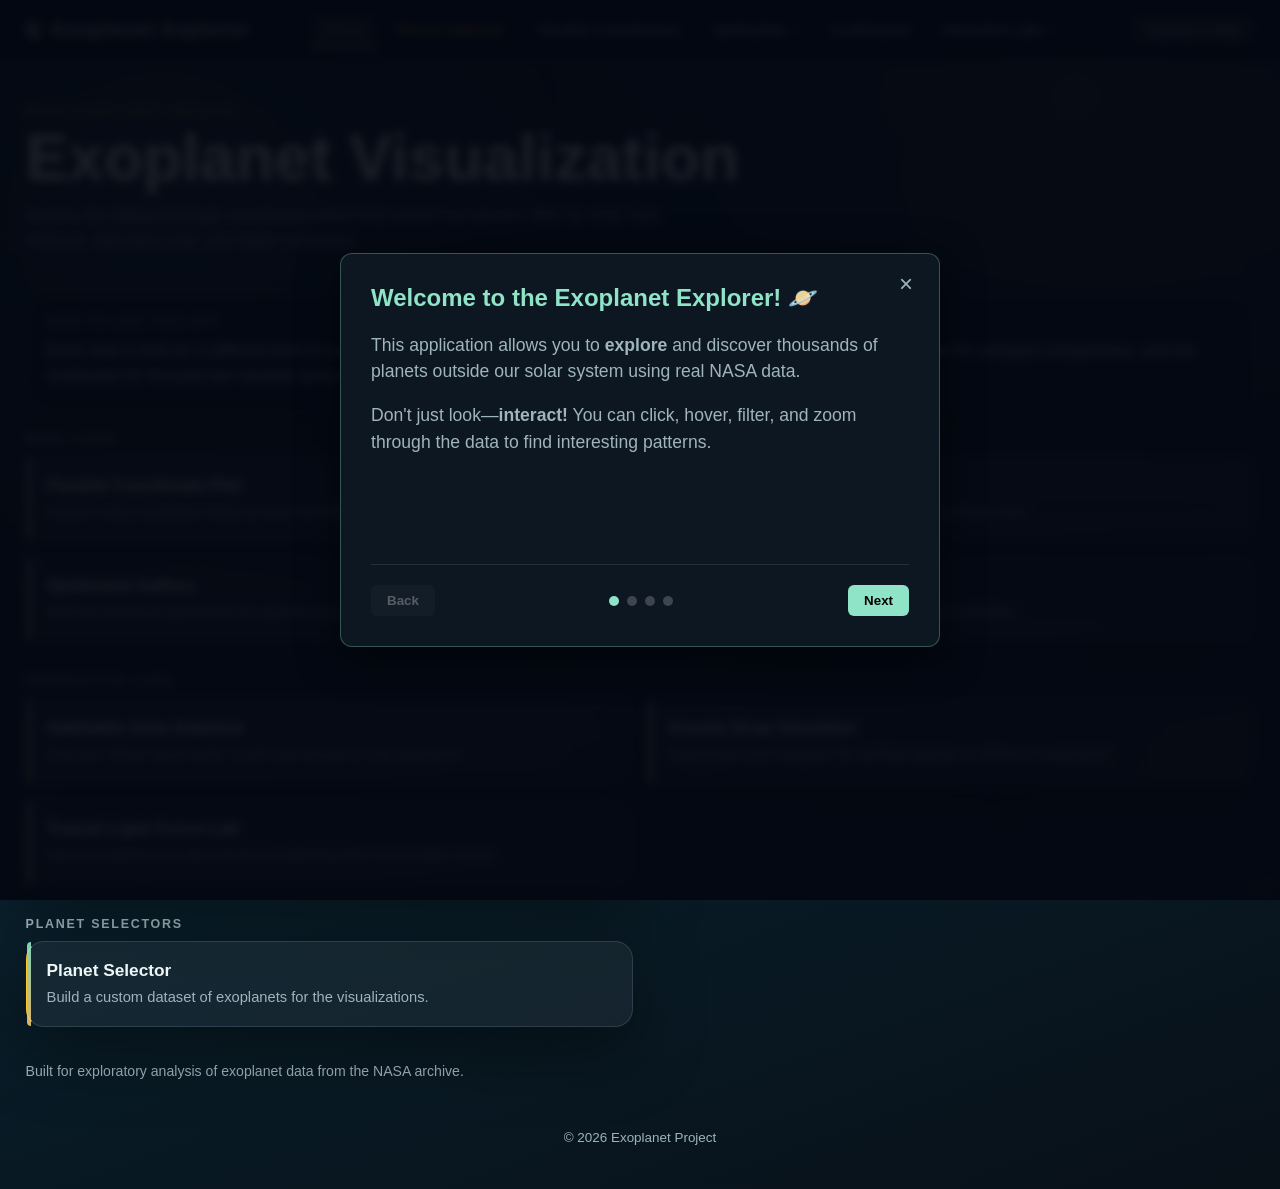
<file: index.html>
<!DOCTYPE html>
<html lang="en">

<head>
    <meta charset="UTF-8">
    <meta name="viewport" content="width=device-width, initial-scale=1.0">
    <title>Exoplanet Visualization</title>
    <link rel="stylesheet" href="styling/base.css">
    <link rel="stylesheet" href="styling/tutorial.css">
    <link rel="stylesheet" href="styling/navigation.css">
    <script src="scripts/tutorial.js" defer></script>
    <script src="scripts/navigation.js" defer></script>
</head>

<body>
    <div class="page-shell">
        <header style="position: relative;">
            <p class="eyebrow">NASA Exoplanet Archive</p>
            <h1>Exoplanet Visualization</h1>
            <p class="subtitle">
                Explore the dataset through coordinated views that reveal how planets differ by orbit, size,
                distance, discovery year, and stellar properties.
            </p>
        </header>

        <section class="hero-panel">
            <p class="section-label">How to use this app</p>
            <p class="section-copy">
                Each view is built for a different kind of comparison. Use the parallel coordinate plot for many
                dimensions at once, the spiderplot for compact comparisons, and the scatterplot for focused
                two-variable analysis.
            </p>
        </section>

        <main>
            <div class="container">
                <div>
                    <h2 class="section-label">Main Views</h2>
                    <div class="nav-links">
                        <a href="pages/parallel-coordinate-plot.html">
                            <strong>Parallel Coordinate Plot</strong>
                            <span>Inspect many exoplanet fields at once and filter by dimension.</span>
                        </a>
                        <a href="pages/spiderplot.html">
                            <strong>Spiderplot</strong>
                            <span>Compare normalized exoplanet metrics in a radial view.</span>
                        </a>
                        <a href="pages/spiderplot-gallery.html">
                            <strong>Spiderplot Gallery</strong>
                            <span>Browse individual spiderplots for specific planets.</span>
                        </a>
                        <a href="pages/scatterplot.html">
                            <strong>Scatterplot</strong>
                            <span>Explore relationships between two selected variables.</span>
                        </a>
                    </div>
                </div>

                <div style="margin-top: 16px;">
                    <h2 class="section-label">Interactive Labs</h2>
                    <div class="nav-links">
                        <a href="pages/habitable-zone.html">
                            <strong>Habitable Zone Explorer</strong>
                            <span>Discover where liquid water could exist based on star properties.</span>
                        </a>
                        <a href="pages/gravity-drop.html">
                            <strong>Gravity Drop Simulator</strong>
                            <span>Experience and compare the surface gravity on different exoplanets.</span>
                        </a>
                        <a href="pages/transit-lab.html">
                            <strong>Transit Light Curve Lab</strong>
                            <span>See how planets are discovered by watching their transit light curves.</span>
                        </a>
                    </div>
                </div>

                <div style="margin-top: 16px;">
                    <h2 class="section-label">Planet Selectors</h2>
                    <div class="nav-links">
                        <a href="pages/planet-selector.html" style="border-left-color: #ffca28;">
                            <strong>Planet Selector</strong>
                            <span>Build a custom dataset of exoplanets for the visualizations.</span>
                        </a>
                    </div>
                </div>

                <p class="footer-note">
                    Built for exploratory analysis of exoplanet data from the NASA archive.
                </p>
            </div>
        </main>

        <footer>
            &copy; 2026 Exoplanet Project
        </footer>
    </div>
</body>

</html>
</file>
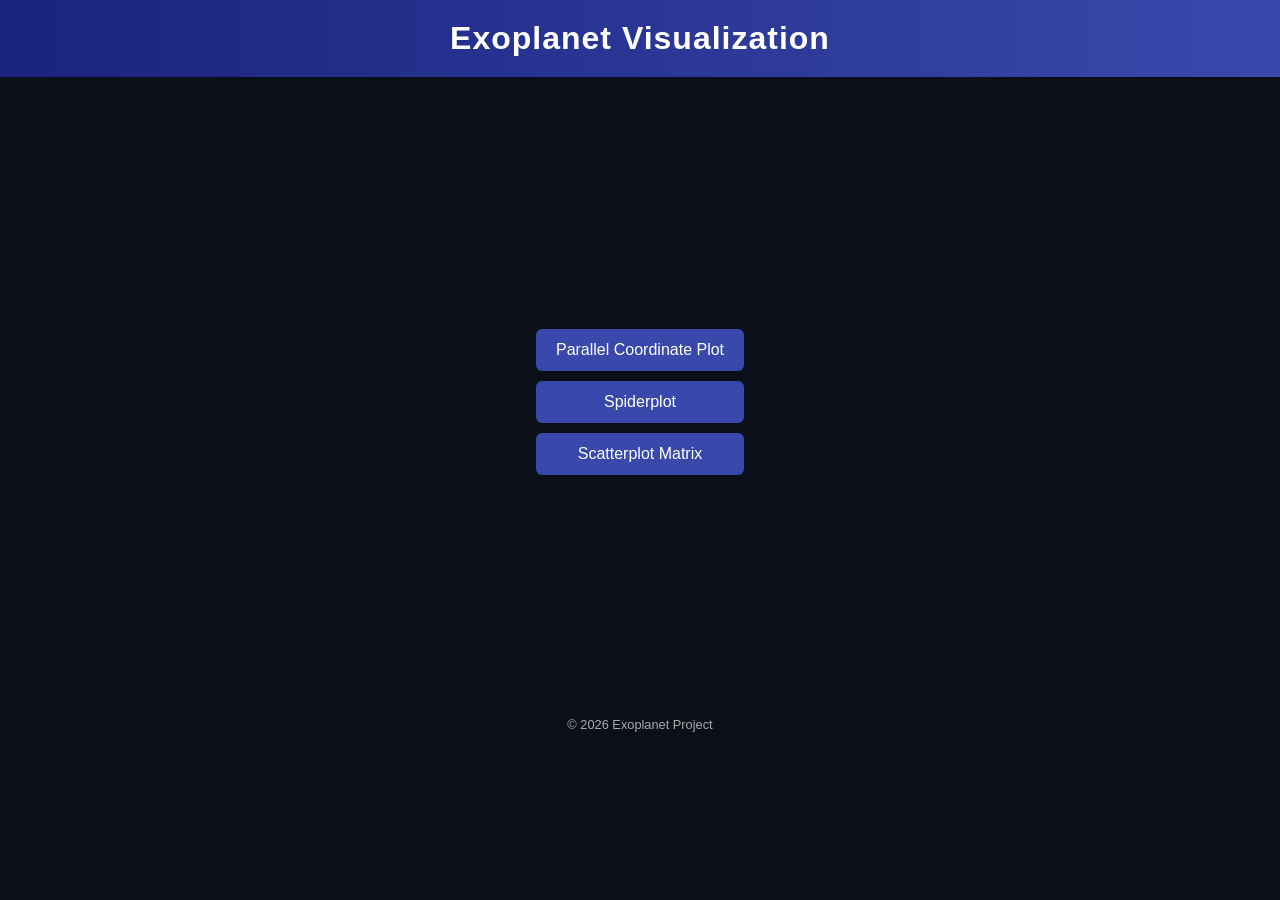
<file: pages/index.html>
<!DOCTYPE html>
<html lang="de">
<head>
    <meta charset="UTF-8">
    <meta name="viewport" content="width=device-width, initial-scale=1.0">
    <title>Exoplanet Visualization</title>

    <link rel="stylesheet" href="styling/base.css">
</head>

<body>

<header>
    <h1>Exoplanet Visualization</h1>
</header>

<main>
    <div class="container">

        <div class="nav-links">
            <a href="parallel-coordinate-plot.html">Parallel Coordinate Plot</a>
            <a href="spiderplot.html">Spiderplot</a>
            <a href="scatterplot.html">Scatterplot Matrix</a>
        </div>
    </div>
</main>

<footer>
    © 2026 Exoplanet Project
</footer>

</body>
</html>
</file>
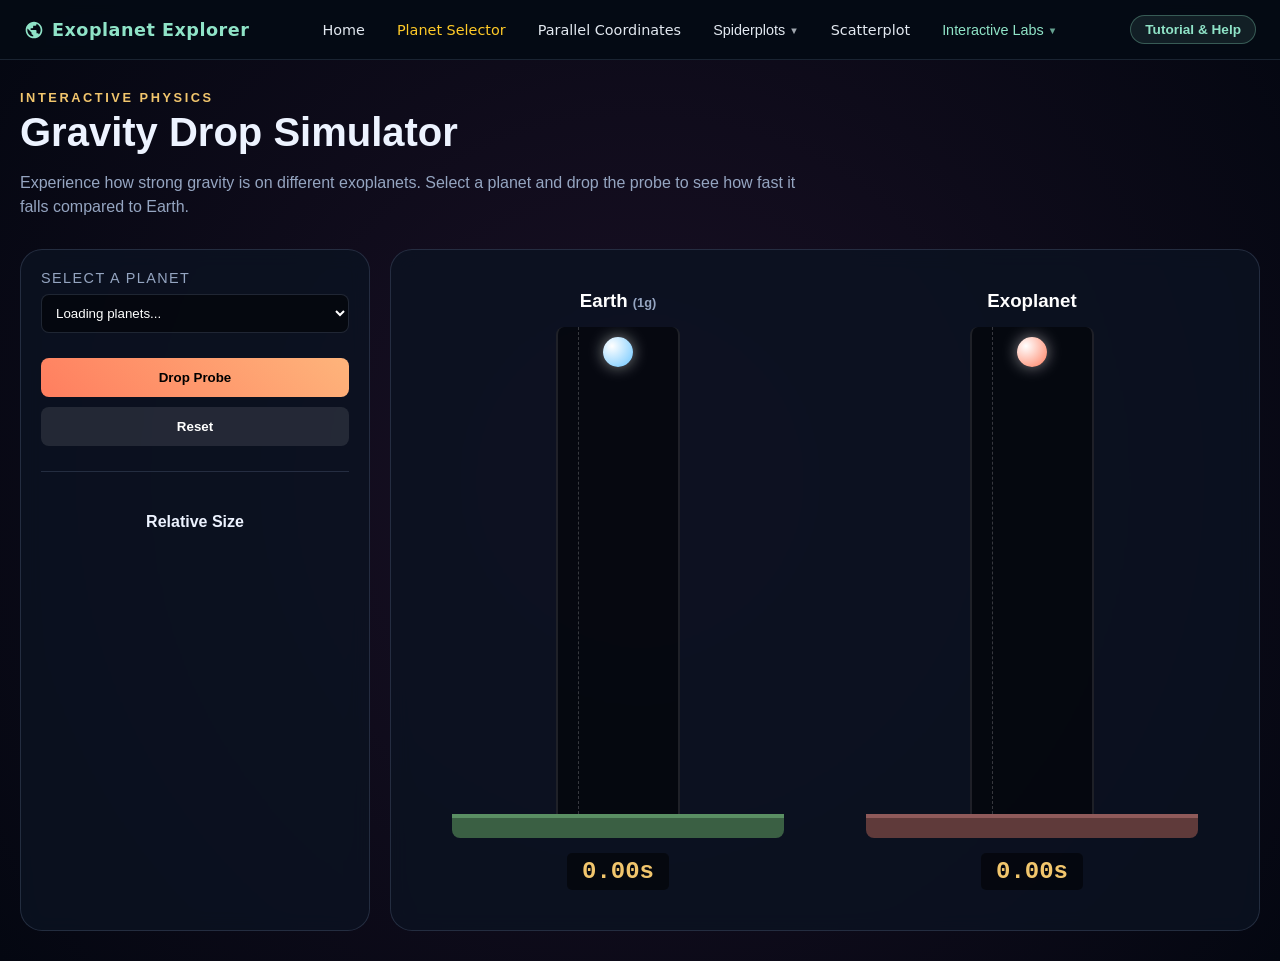
<file: pages/gravity-drop.html>
<!DOCTYPE html>
<html lang="en">

<head>
    <meta charset="utf-8">
    <title>Gravity Drop Simulator</title>
    <link rel="stylesheet" href="../styling/gravity-drop.css">
    <link rel="stylesheet" href="../styling/navigation.css">
    <script src="https://d3js.org/d3.v7.js"></script>
    <script src="../scripts/navigation.js" defer></script>
</head>

<body>
    <div class="page-container">
        <header class="header">
            <div class="eyebrow">Interactive Physics</div>
            <h1>Gravity Drop Simulator</h1>
            <p class="subtitle">Experience how strong gravity is on different exoplanets. Select a planet and drop the
                probe to see how fast it falls compared to Earth.</p>
        </header>

        <div class="main-layout">
            <aside class="control-panel panel">
                <div class="control-block">
                    <label for="planet-select">Select a Planet</label>
                    <select id="planet-select">
                        <option value="">Loading planets...</option>
                    </select>
                </div>

                <div id="system-info" class="info-block" style="display: none;">
                    <h3>Planet Data</h3>
                    <div class="info-row"><span>Mass:</span> <strong id="val-mass"></strong></div>
                    <div class="info-row"><span>Radius:</span> <strong id="val-rad"></strong></div>
                    <div class="info-row"><span>Surface Gravity:</span> <strong id="val-grav"
                            class="highlight"></strong></div>
                </div>

                <div class="control-block">
                    <button id="drop-btn" class="primary-button">Drop Probe</button>
                    <button id="reset-btn" class="secondary-button">Reset</button>
                </div>

                <div class="planet-preview">
                    <h4>Relative Size</h4>
                    <div id="size-compare"></div>
                </div>
            </aside>

            <main class="viz-panel panel">
                <div class="drop-zones">
                    <div class="drop-zone" id="zone-earth">
                        <h3>Earth <span class="sub">(1g)</span></h3>
                        <div class="shaft">
                            <div class="probe earth-probe" id="probe-earth"></div>
                            <div class="ruler"></div>
                        </div>
                        <div class="surface surface-earth"></div>
                        <div class="timer" id="timer-earth">0.00s</div>
                    </div>

                    <div class="drop-zone" id="zone-exo">
                        <h3 id="exo-title">Exoplanet</h3>
                        <div class="shaft">
                            <div class="probe exo-probe" id="probe-exo"></div>
                            <div class="ruler"></div>
                        </div>
                        <div class="surface surface-exo"></div>
                        <div class="timer" id="timer-exo">0.00s</div>
                    </div>
                </div>
            </main>
        </div>
    </div>

    <script src="../scripts/gravity-drop.js"></script>
</body>

</html>
</file>
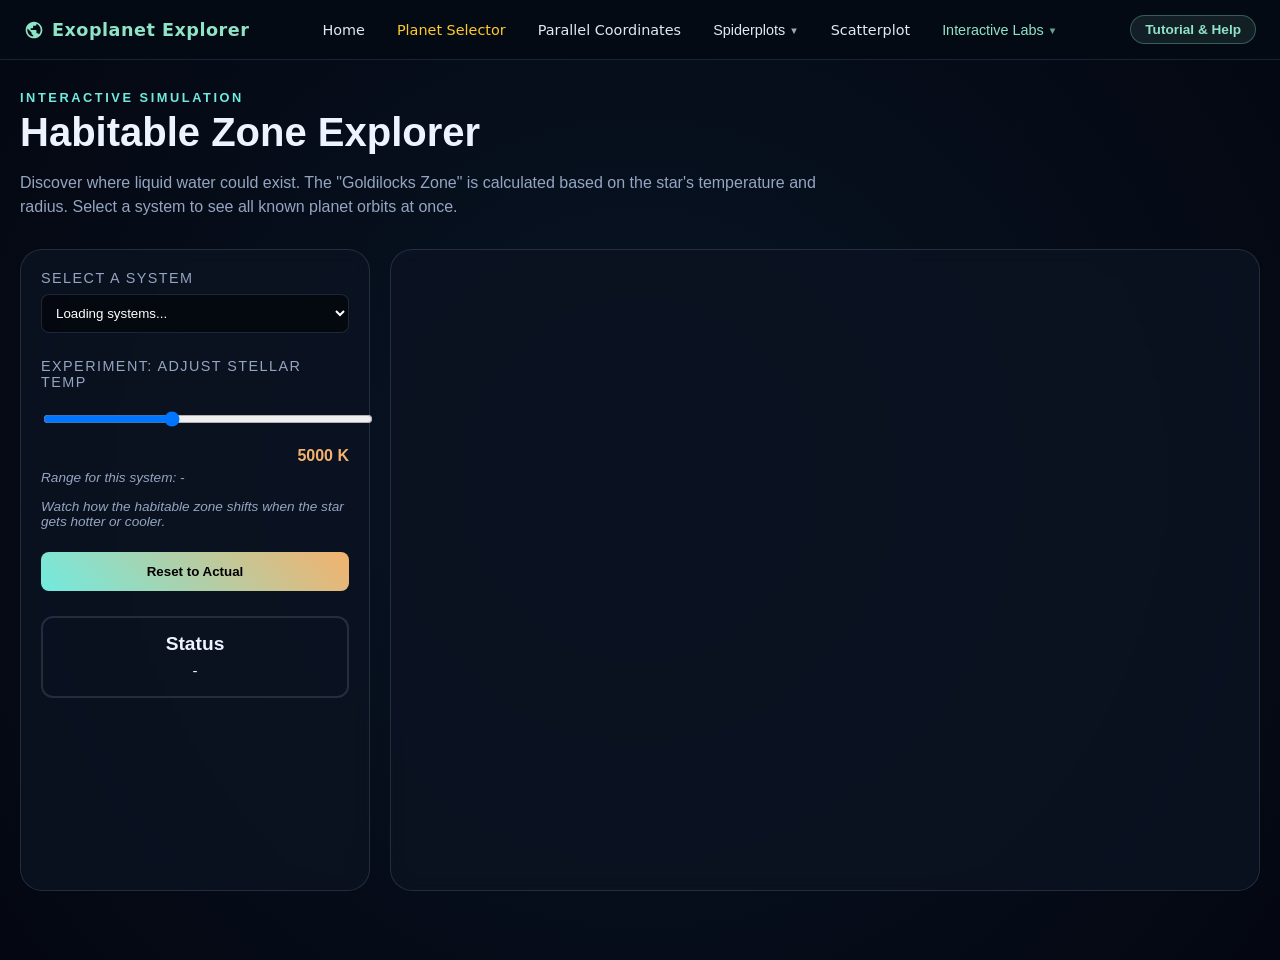
<file: pages/habitable-zone.html>
<!DOCTYPE html>
<html lang="en">

<head>
    <meta charset="utf-8">
    <title>Habitable Zone Explorer</title>
    <link rel="stylesheet" href="../styling/habitable-zone.css">
    <link rel="stylesheet" href="../styling/navigation.css">
    <script src="https://d3js.org/d3.v7.js"></script>
    <script src="../scripts/navigation.js" defer></script>
</head>

<body>
    <div class="page-container">
        <header class="header">
            <div class="eyebrow">Interactive Simulation</div>
            <h1>Habitable Zone Explorer</h1>
            <p class="subtitle">Discover where liquid water could exist. The "Goldilocks Zone" is calculated based on
                the star's temperature and radius. Select a system to see all known planet orbits at once.</p>
        </header>

        <div class="main-layout">
            <aside class="control-panel panel">
                <div class="control-block">
                    <label for="planet-select">Select a System</label>
                    <select id="planet-select">
                        <option value="">Loading systems...</option>
                    </select>
                </div>

                <div id="system-info" class="info-block" style="display: none;">
                    <h3>System Data</h3>
                    <div class="info-row"><span>Star Temp:</span> <strong id="val-teff"></strong></div>
                    <div class="info-row"><span>Star Radius:</span> <strong id="val-rad"></strong></div>
                    <div class="info-row"><span>Planets:</span> <strong id="val-planets"></strong></div>
                    <div class="info-row"><span>Orbit Range:</span> <strong id="val-orb"></strong></div>
                </div>

                <div class="control-block interactive-slider">
                    <label for="temp-slider">Experiment: Adjust Stellar Temp</label>
                    <input type="range" id="temp-slider" min="2000" max="10000" step="50" value="5000">
                    <div class="slider-val"><span id="temp-display">5000</span> K</div>
                    <p class="note">Range for this system: <span id="temp-range-display">-</span></p>
                    <p class="note">Watch how the habitable zone shifts when the star gets hotter or cooler.</p>
                    <button id="reset-btn" class="primary-button">Reset to Actual</button>
                </div>

                <div id="status-card" class="status-card">
                    <h4 id="status-title">Status</h4>
                    <p id="status-desc">-</p>
                </div>
            </aside>

            <main class="viz-panel panel">
                <div class="viz-content">
                    <div id="hz-dataviz"></div>

                    <div id="planet-detail-card" class="planet-detail-card" hidden>
                        <div class="detail-card-header">
                            <div>
                                <p class="detail-kicker">Selected Planet</p>
                                <h3 id="detail-name">Planet</h3>
                            </div>
                            <button id="detail-close" type="button" aria-label="Close planet details">Close</button>
                        </div>
                        <div id="detail-content" class="detail-content"></div>
                    </div>
                </div>
            </main>
        </div>
    </div>

    <script src="../scripts/habitable-zone.js"></script>
</body>

</html>
</file>
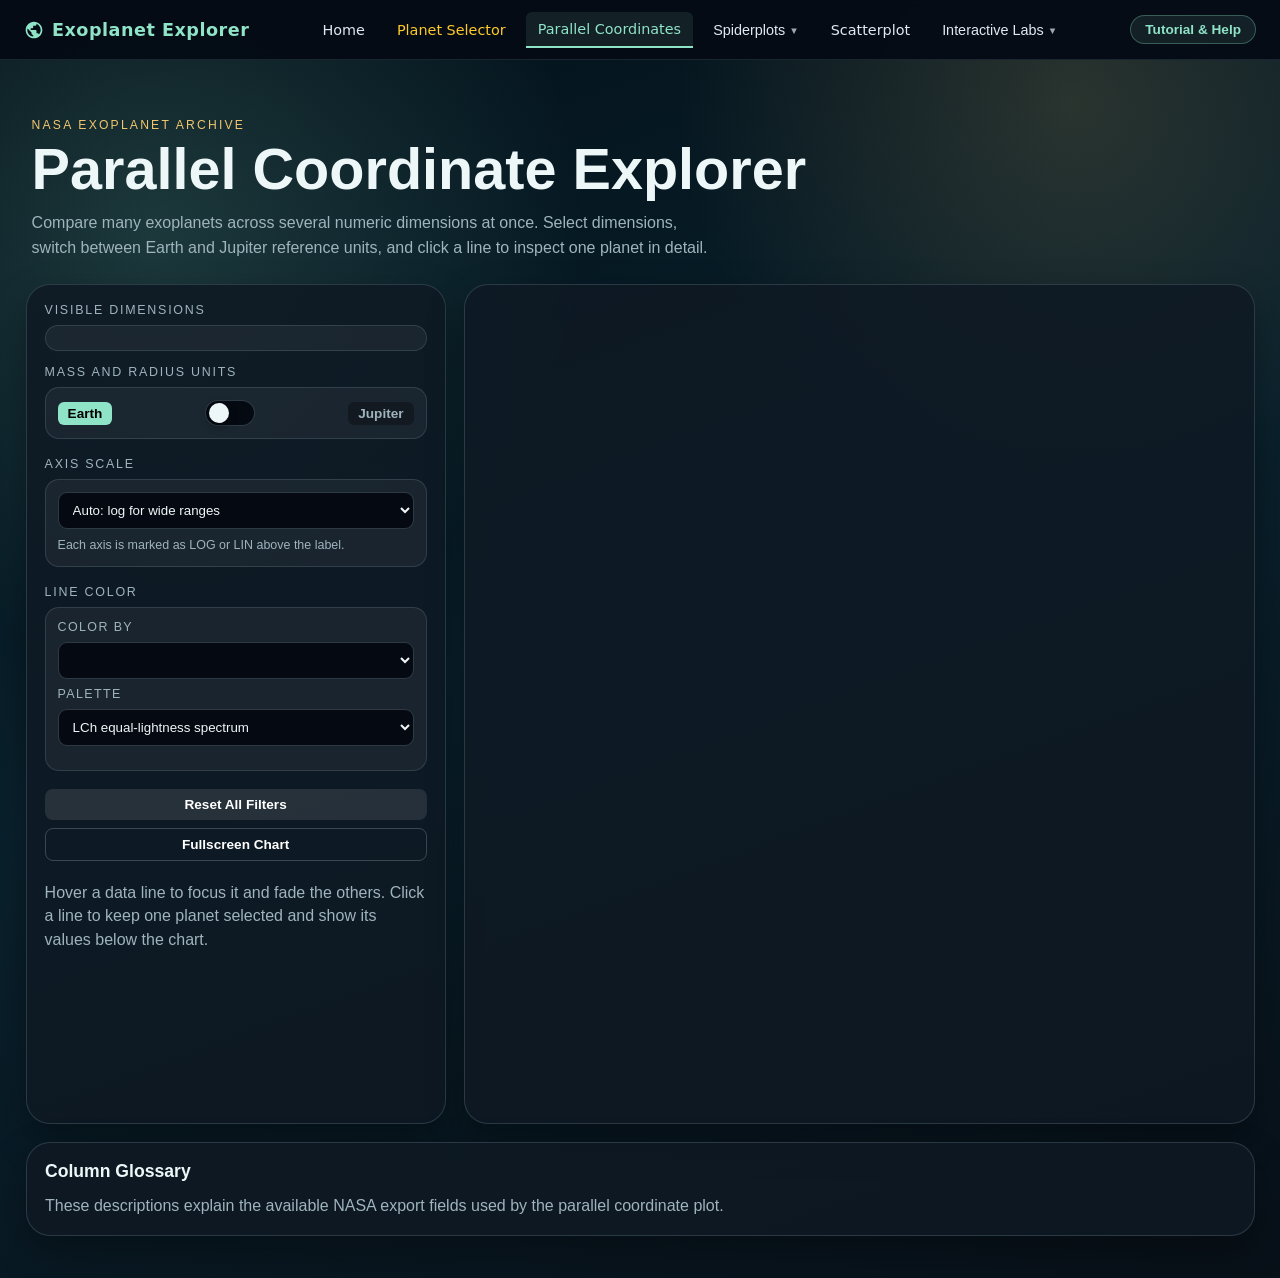
<file: pages/parallel-coordinate-plot.html>
<!DOCTYPE html>
<html lang="en">

<head>
    <meta charset="utf-8">
    <meta name="viewport" content="width=device-width, initial-scale=1.0">
    <title>Exoplanet Parallel Coordinate Plot</title>
    <link rel="stylesheet" href="../styling/parallel-coordinate-plot.css">
    <link rel="stylesheet" href="../styling/navigation.css">
    <script src="https://d3js.org/d3.v7.js" defer></script>
    <script src="../scripts/parallel-coordinate-plot.js" defer></script>
    <script src="../scripts/navigation.js" defer></script>
</head>

<body>
    <div class="parallel-page">
        <header class="parallel-header">
            <div>
                <p class="eyebrow">NASA Exoplanet Archive</p>
                <h1>Parallel Coordinate Explorer</h1>
                <p class="subtitle">
                    Compare many exoplanets across several numeric dimensions at once. Select dimensions, switch
                    between Earth and Jupiter reference units, and click a line to inspect one planet in detail.
                </p>
            </div>
        </header>

        <main class="compare-layout">
            <aside class="panel control-panel">
                <p class="control-label">Visible dimensions</p>
                <div id="controls"></div>

                <p class="control-label">Mass and radius units</p>
                <div class="unit-toggle-wrapper">
                    <div class="toggle-container">
                        <span class="unit-badge active" id="badge-earth">Earth</span>
                        <label class="switch">
                            <input type="checkbox" onchange="toggleMassReference(this.checked)">
                            <span class="slider"></span>
                        </label>
                        <span class="unit-badge" id="badge-jupiter">Jupiter</span>
                    </div>
                </div>

                <p class="control-label">Axis scale</p>
                <div class="plot-control-block">
                    <select id="scale-mode-select" aria-label="Axis scale mode">
                        <option value="auto">Auto: log for wide ranges</option>
                        <option value="linear">Linear for all axes</option>
                        <option value="log">Log where possible</option>
                    </select>
                    <p class="mini-note">Each axis is marked as LOG or LIN above the label.</p>
                </div>

                <p class="control-label">Line color</p>
                <div class="plot-control-block">
                    <label for="color-field-select">Color by</label>
                    <select id="color-field-select" aria-label="Color lines by data field"></select>

                    <label for="color-palette-select">Palette</label>
                    <select id="color-palette-select" aria-label="Color palette">
                        <option value="lch-spectrum">LCh equal-lightness spectrum</option>
                        <option value="lch-warm-cool">LCh warm/cool</option>
                        <option value="lch-categorical">LCh categorical bands</option>
                    </select>

                    <div id="color-legend" class="color-legend"></div>
                </div>

                <div class="action-buttons" style="display: flex; flex-direction: column; gap: 8px;">
                    <button class="action-btn" onclick="resetBrushing()" style="width: 100%;">Reset All Filters</button>
                    <button class="action-btn outline" onclick="toggleFullscreen()" style="width: 100%;">Fullscreen Chart</button>
                </div>

                <p class="note">
                    Hover a data line to focus it and fade the others. Click a line to keep one planet selected
                    and show its values below the chart.
                </p>
            </aside>

            <section class="panel chart-panel" id="chart-panel">
                <button class="exit-fullscreen-btn" onclick="toggleFullscreen()" title="Close Fullscreen">
                    <svg viewBox="0 0 24 24"><path d="M19 6.41L17.59 5 12 10.59 6.41 5 5 6.41 10.59 12 5 17.59 6.41 19 12 13.41 17.59 19 19 17.59 13.41 12z"/></svg>
                </button>
                <div id="sampling-warning" class="warning-banner" style="display: none; background: #ffab40; color: #1a1a1a; padding: 10px; text-align: center; font-weight: bold; margin-bottom: 15px; border-radius: 4px;"></div>
                <div id="my_dataviz"></div>
            </section>
        </main>

        <section id="planet-infocard" class="panel infocard">
            <div id="infocard-content"></div>
        </section>

        <section class="panel metric-panel">
            <h2>Column Glossary</h2>
            <p class="note">
                These descriptions explain the available NASA export fields used by the parallel coordinate plot.
            </p>
            <div class="column-explanation">
                <table id="dataTable">
                    <thead></thead>
                    <tbody></tbody>
                </table>
            </div>
        </section>
    </div>
</body>

</html>
</file>
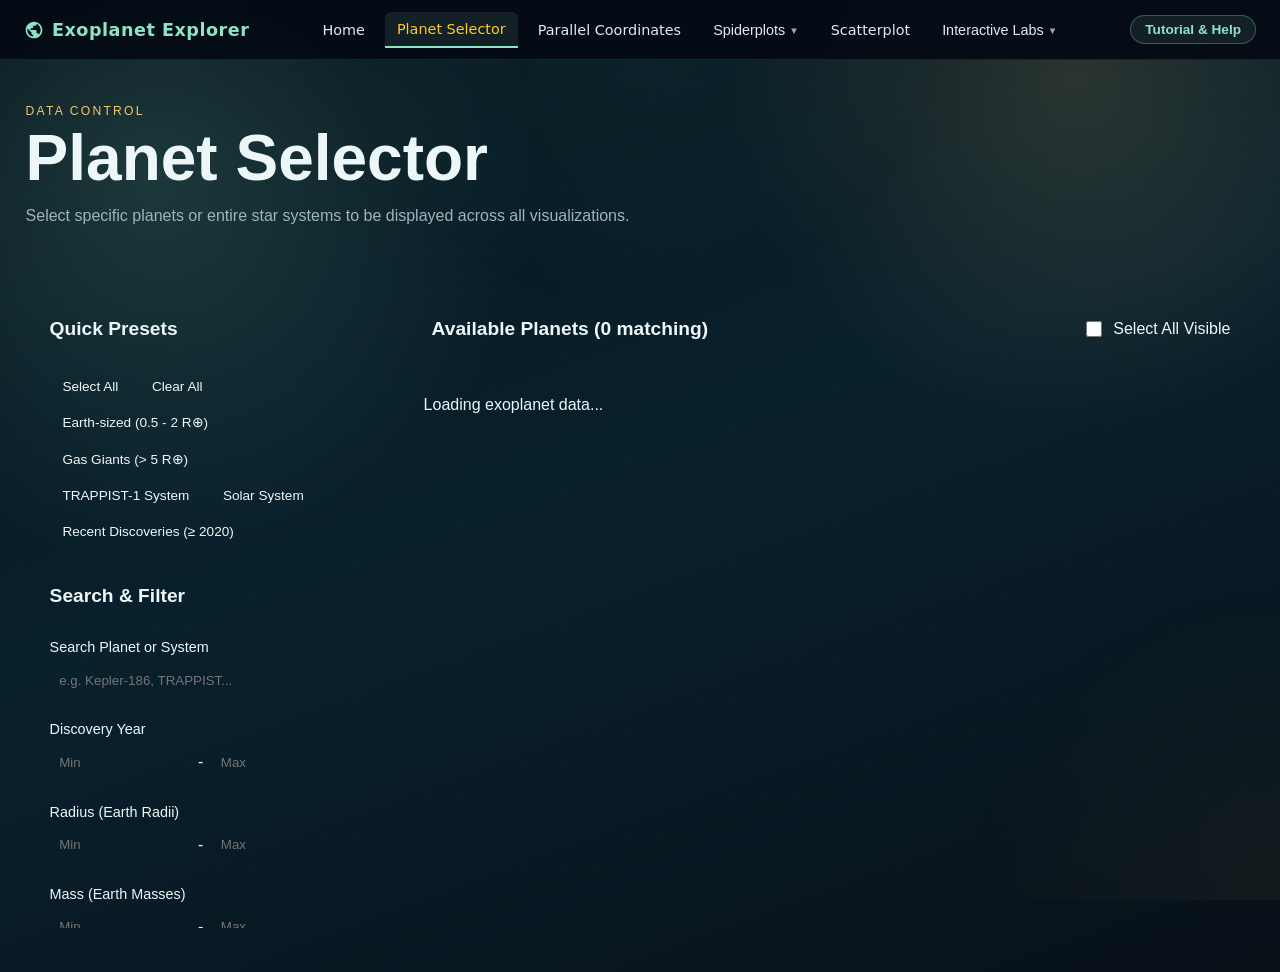
<file: pages/planet-selector.html>
<!DOCTYPE html>
<html lang="en">
<head>
    <meta charset="UTF-8">
    <meta name="viewport" content="width=device-width, initial-scale=1.0">
    <title>Planet Selector</title>
    <link rel="stylesheet" href="../styling/base.css">
    <link rel="stylesheet" href="../styling/navigation.css">
    <link rel="stylesheet" href="../styling/planet-selector.css">
    <script src="https://d3js.org/d3.v7.min.js"></script>
    <script src="../scripts/navigation.js" defer></script>
    <script src="../scripts/planet-selector.js" defer></script>
</head>
<body>
    <div class="page-shell">
        <!-- Navigation injected via navigation.js -->
        
        <header>
            <p class="eyebrow">Data Control</p>
            <h1>Planet Selector</h1>
            <p class="subtitle">
                Select specific planets or entire star systems to be displayed across all visualizations.
            </p>
        </header>

        <main class="selector-container">
            <aside class="sidebar filters-panel">
                <h2>Quick Presets</h2>
                <div class="preset-buttons">
                    <button id="preset-all" class="btn-preset">Select All</button>
                    <button id="preset-none" class="btn-preset">Clear All</button>
                    <button id="preset-earth" class="btn-preset">Earth-sized (0.5 - 2 R⊕)</button>
                    <button id="preset-jupiter" class="btn-preset">Gas Giants (> 5 R⊕)</button>
                    <button id="preset-trappist" class="btn-preset">TRAPPIST-1 System</button>
                    <button id="preset-solar" class="btn-preset">Solar System</button>
                    <button id="preset-recent" class="btn-preset">Recent Discoveries (≥ 2020)</button>
                </div>

                <h2>Search & Filter</h2>
                <div class="filter-group">
                    <label for="search-input">Search Planet or System</label>
                    <input type="text" id="search-input" placeholder="e.g. Kepler-186, TRAPPIST...">
                </div>
                
                <div class="filter-group">
                    <label>Discovery Year</label>
                    <div class="range-inputs">
                        <input type="number" id="year-min" placeholder="Min" min="1990" max="2030">
                        <span>-</span>
                        <input type="number" id="year-max" placeholder="Max" min="1990" max="2030">
                    </div>
                </div>

                <div class="filter-group">
                    <label>Radius (Earth Radii)</label>
                    <div class="range-inputs">
                        <input type="number" id="rad-min" placeholder="Min" step="0.1">
                        <span>-</span>
                        <input type="number" id="rad-max" placeholder="Max" step="0.1">
                    </div>
                </div>

                <div class="filter-group">
                    <label>Mass (Earth Masses)</label>
                    <div class="range-inputs">
                        <input type="number" id="mass-min" placeholder="Min" step="0.1">
                        <span>-</span>
                        <input type="number" id="mass-max" placeholder="Max" step="0.1">
                    </div>
                </div>

                <div class="filter-group">
                    <label>Orbital Period (Days)</label>
                    <div class="range-inputs">
                        <input type="number" id="period-min" placeholder="Min" step="0.1">
                        <span>-</span>
                        <input type="number" id="period-max" placeholder="Max" step="0.1">
                    </div>
                </div>

                <div class="filter-group">
                    <label>Distance (Parsecs)</label>
                    <div class="range-inputs">
                        <input type="number" id="dist-min" placeholder="Min" step="0.1">
                        <span>-</span>
                        <input type="number" id="dist-max" placeholder="Max" step="0.1">
                    </div>
                </div>

                <div class="filter-group">
                    <label>Stellar Temp. (K)</label>
                    <div class="range-inputs">
                        <input type="number" id="temp-min" placeholder="Min" step="10">
                        <span>-</span>
                        <input type="number" id="temp-max" placeholder="Max" step="10">
                    </div>
                </div>

                <button id="apply-filters-btn" class="primary-btn">Filter List</button>

                <div class="status-panel">
                    <h3>Selection Status</h3>
                    <p><span id="selected-count">0</span> planets selected</p>
                    <button id="save-selection-btn" class="primary-btn success">Apply Selection to App</button>
                </div>
            </aside>

            <section class="list-panel">
                <div class="list-header">
                    <h2>Available Planets (<span id="total-count">0</span> matching)</h2>
                    <label class="checkbox-container">
                        <input type="checkbox" id="check-all-visible">
                        Select All Visible
                    </label>
                </div>
                
                <div class="planet-list" id="planet-list">
                    <!-- Planet list items injected by JS -->
                    <div class="loading-state">Loading exoplanet data...</div>
                </div>
            </section>
        </main>
    </div>
</body>
</html>
</file>
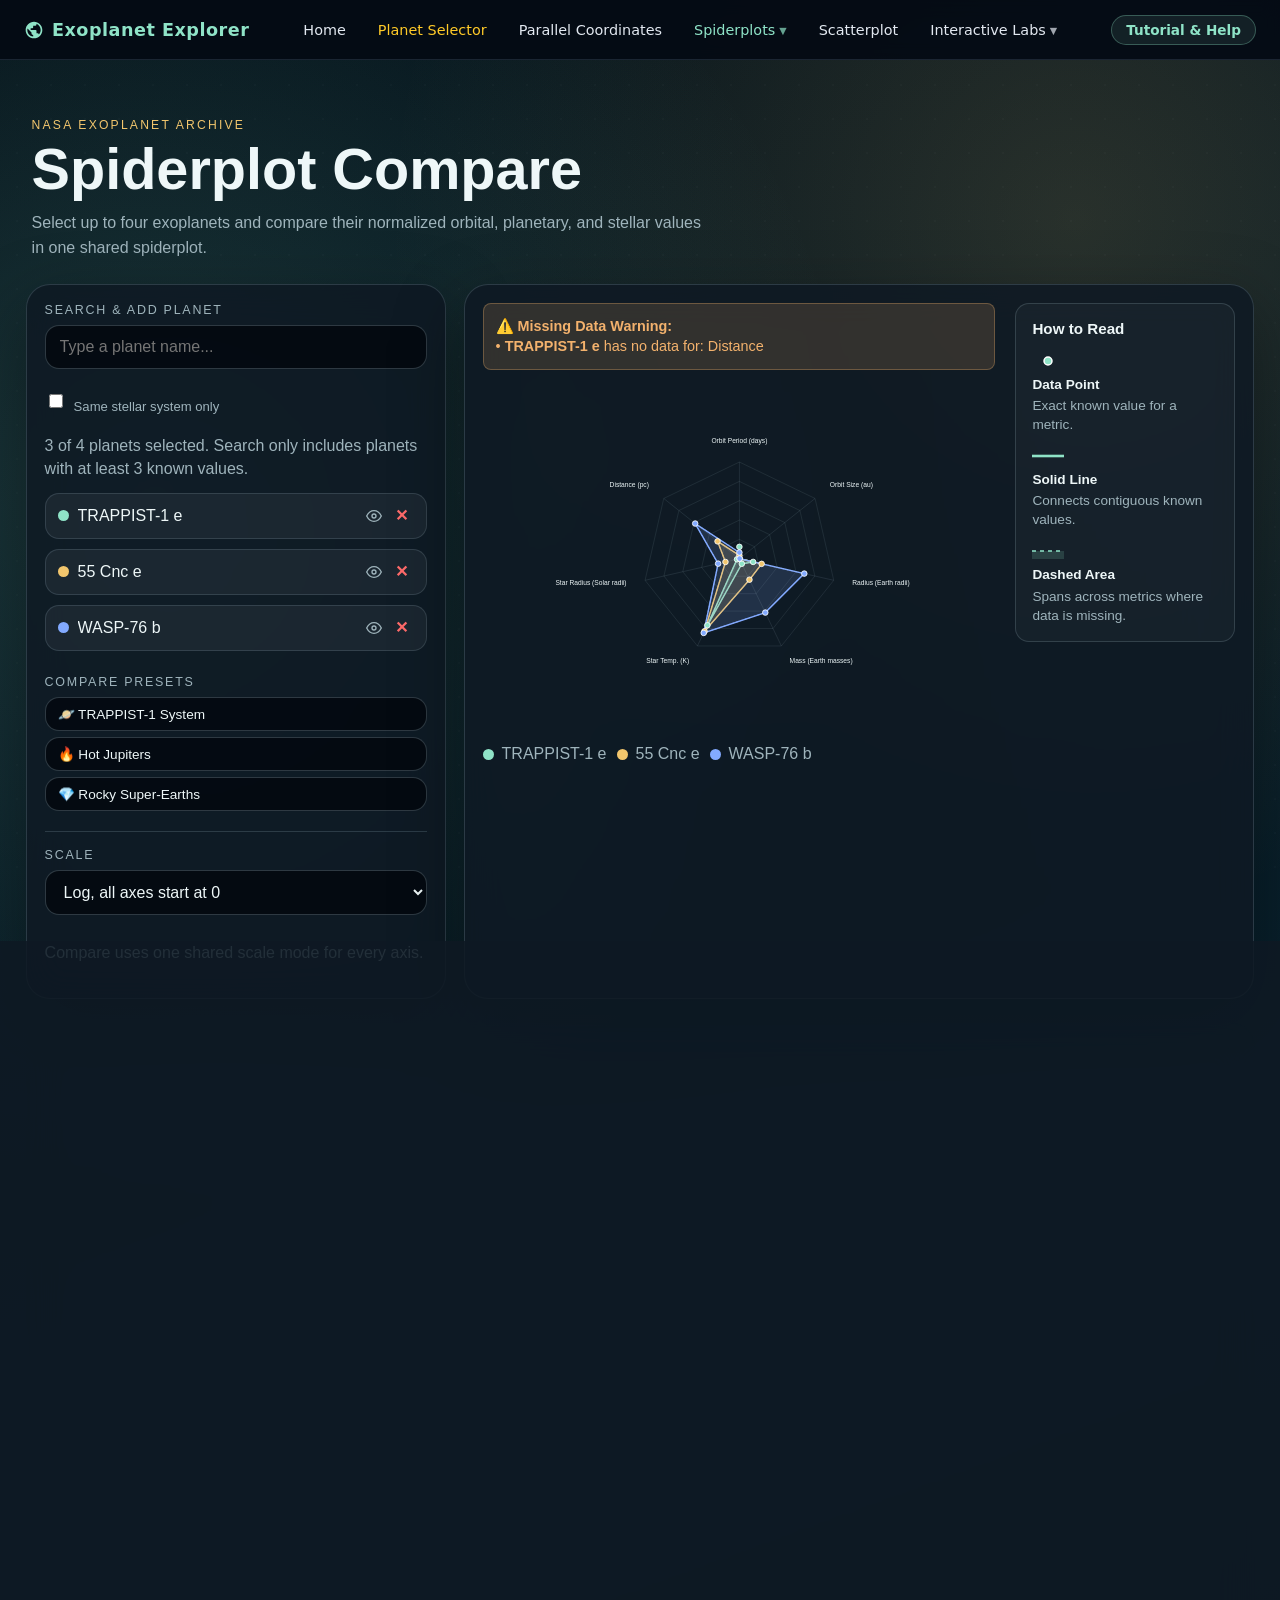
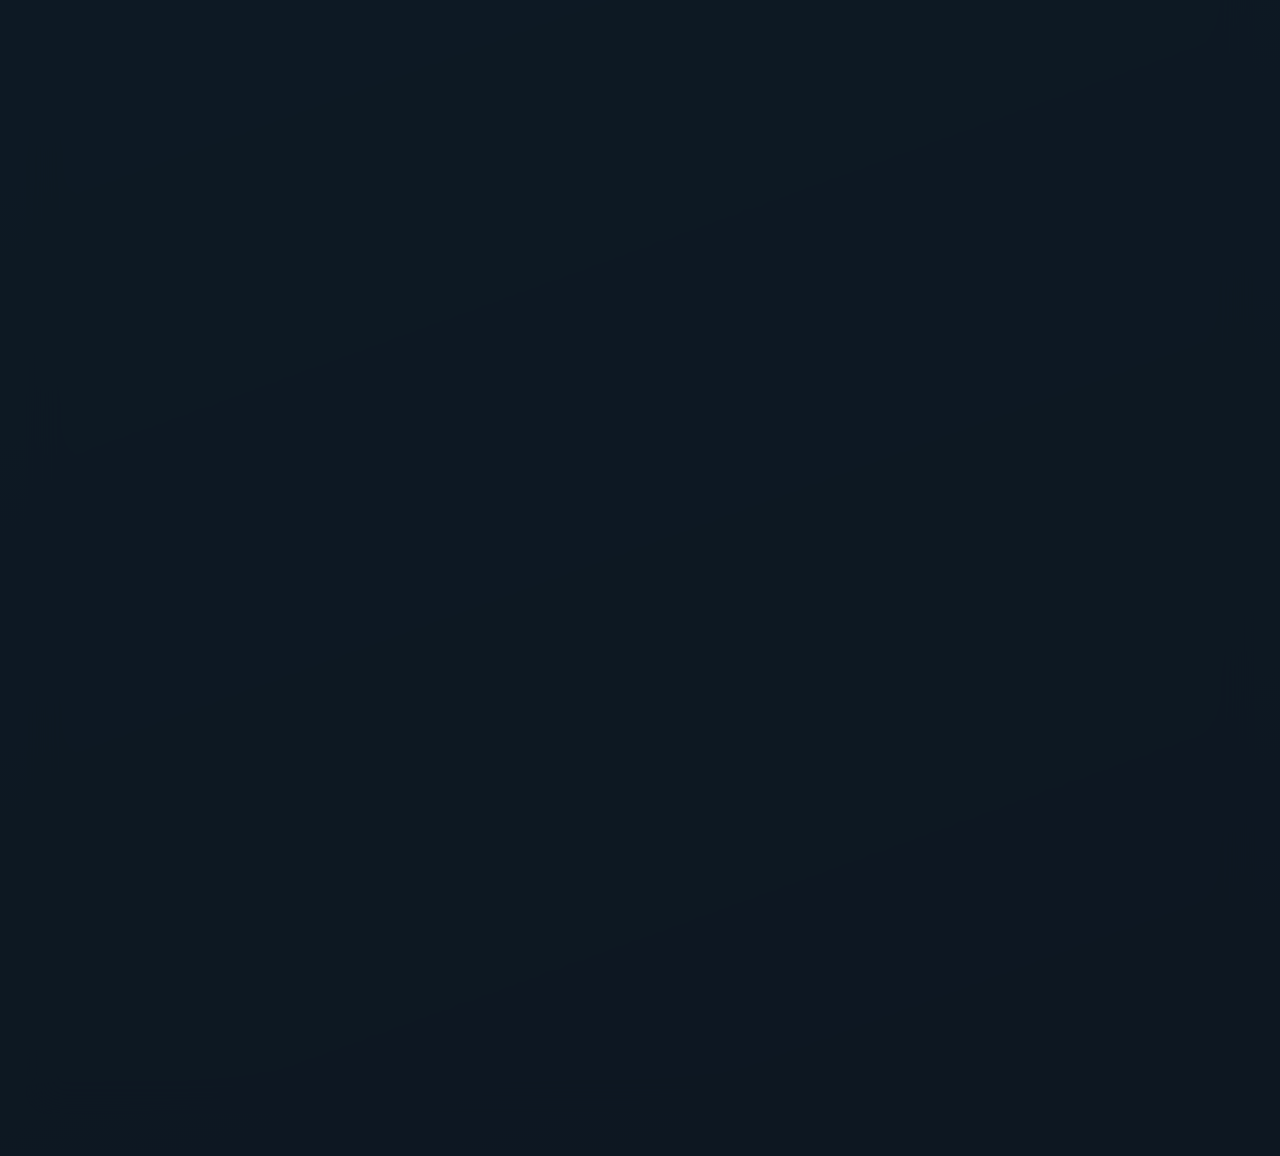
<file: pages/spiderplot.html>
<!DOCTYPE html>
<html lang="en">

<head>
    <meta charset="utf-8">
    <meta name="viewport" content="width=device-width, initial-scale=1.0">
    <title>Exoplanet Spiderplot</title>
    <link rel="stylesheet" href="../styling/spiderplot.css">
    <link rel="stylesheet" href="../styling/navigation.css">
    <script src="../data/spiderplot-data.js" defer></script>
    <script src="../scripts/spiderplot.js" defer></script>
    <script src="../scripts/navigation.js" defer></script>
</head>

<body data-spider-view="compare">
    <div class="spider-page">
        <header class="spider-header">
            <div>
                <p class="eyebrow">NASA Exoplanet Archive</p>
                <h1>Spiderplot Compare</h1>
                <p class="subtitle">
                    Select up to four exoplanets and compare their normalized orbital, planetary, and stellar values
                    in one shared spiderplot.
                </p>
            </div>
        </header>

        <main class="compare-layout" style="align-items: stretch;">
            <aside class="panel control-panel">
                <label class="control-label" for="planet-search">Search & Add Planet</label>
                <input id="planet-search" type="search" list="planet-datalist" placeholder="Type a planet name...">
                <datalist id="planet-datalist"></datalist>
                <div style="margin: 8px 0 12px 0; display: flex; align-items: center; gap: 8px; cursor: pointer;">
                    <input type="checkbox" id="same-system-filter" style="cursor: pointer; width: 14px; height: 14px;">
                    <label for="same-system-filter" style="cursor: pointer; font-size: 0.82rem; color: var(--muted); user-select: none;">Same stellar system only</label>
                </div>

                <p id="selection-note" class="note">Choose 1 to 4 planets. Search only shows planets with at least 3 known values.</p>
                <div id="selected-planets" class="selected-planets" style="margin-bottom: 24px;"></div>
                
                <p class="control-label" style="margin-top: 16px; margin-bottom: 8px;">Compare Presets</p>
                <div class="preset-buttons" style="display: flex; flex-direction: column; gap: 6px; margin-bottom: 20px;">
                    <button class="action-btn outline" type="button" onclick="loadPreset('trappist')" style="text-align: left; padding: 8px 12px; font-size: 0.85rem; cursor: pointer; width: 100%;">🪐 TRAPPIST-1 System</button>
                    <button class="action-btn outline" type="button" onclick="loadPreset('hotjupiters')" style="text-align: left; padding: 8px 12px; font-size: 0.85rem; cursor: pointer; width: 100%;">🔥 Hot Jupiters</button>
                    <button class="action-btn outline" type="button" onclick="loadPreset('superearths')" style="text-align: left; padding: 8px 12px; font-size: 0.85rem; cursor: pointer; width: 100%;">💎 Rocky Super-Earths</button>
                </div>

                <hr style="border: none; border-top: 1px solid rgba(178,207,222,0.18); margin: 0 0 16px 0;">

                <div style="margin-bottom: 16px;">
                    <label class="control-label" for="spider-scale-mode">Scale</label>
                    <select id="spider-scale-mode">
                        <option value="linear">Linear, all axes start at 0</option>
                        <option value="log">Log, all axes start at 0</option>
                    </select>
                    <p class="note">Compare uses one shared scale mode for every axis.</p>
                </div>
            </aside>

            <section class="panel chart-panel" style="width: 100%; box-sizing: border-box;">
                <div class="chart-container" style="width: 100%;">
                    <div class="chart-main">
                        <div id="spider-warning" class="warning-banner" style="display: none; background: rgba(243, 178, 109, 0.15); color: #f3b26d; border: 1px solid rgba(243, 178, 109, 0.3); padding: 12px; margin-bottom: 16px; border-radius: 8px; font-size: 0.9rem; line-height: 1.4;"></div>
                        <div id="spider-chart"></div>
                        <div id="spider-legend" class="legend"></div>
                    </div>
                    <aside class="reading-legend">
                        <h3>How to Read</h3>
                        <div class="reading-legend-item">
                            <svg class="reading-legend-icon" width="32" height="16">
                                <circle cx="16" cy="8" r="4" fill="var(--accent)" stroke="#fff" stroke-width="1.5"></circle>
                            </svg>
                            <strong>Data Point</strong>
                            Exact known value for a metric.
                        </div>
                        <div class="reading-legend-item">
                            <svg class="reading-legend-icon" width="32" height="16">
                                <path d="M0,8 L32,8" stroke="var(--accent)" stroke-width="2.6" fill="none"></path>
                            </svg>
                            <strong>Solid Line</strong>
                            Connects contiguous known values.
                        </div>
                        <div class="reading-legend-item">
                            <svg class="reading-legend-icon" width="32" height="16">
                                <rect x="0" y="8" width="32" height="8" fill="var(--accent)" fill-opacity="0.16"></rect>
                                <path d="M0,8 L32,8" stroke="var(--accent)" stroke-width="1.5" stroke-dasharray="4 4" fill="none"></path>
                            </svg>
                            <strong>Dashed Area</strong>
                            Spans across metrics where data is missing.
                        </div>
                    </aside>
                </div>
            </section>

            <section class="panel axis-management-panel" style="grid-column: 1 / -1; margin-top: 6px; padding: 24px; box-sizing: border-box;">
                <div style="display: flex; gap: 32px; align-items: flex-start;">
                    <div style="flex: 0 0 320px;">
                        <div style="display: flex; align-items: center; justify-content: space-between; margin-bottom: 14px;">
                            <h2 style="margin: 0; font-size: 1.1rem;">Axis Controls</h2>
                            <label style="display: flex; align-items: center; gap: 8px; cursor: pointer; font-size: 0.85rem; color: var(--muted);">
                                Axis Values
                                <div class="toggle-switch">
                                    <input type="checkbox" id="toggle-axis-values">
                                    <span class="toggle-slider"></span>
                                </div>
                            </label>
                        </div>
                        <p class="note axis-note">Toggle axes on or off. Drag metrics or use Up/Down to change their order around the spiderplot.</p>
                        <div id="metric-list" class="metric-list" style="display: flex; flex-direction: column; gap: 8px;"></div>
                    </div>
                    
                    <div style="flex: 1;">
                        <div style="display: flex; align-items: center; justify-content: space-between; margin-bottom: 14px;">
                            <h2 style="margin: 0; font-size: 1.1rem;">Available Axes</h2>
                        </div>
                        <p class="note axis-note">Click an axis to add it to the active list on the left.</p>
                        <div id="inactive-metric-list" style="display: grid; grid-template-columns: repeat(auto-fill, minmax(280px, 1fr)); gap: 10px; padding-right: 8px;"></div>
                    </div>
                </div>
            </section>
        </main>
    </div>
</body>

</html>
</file>
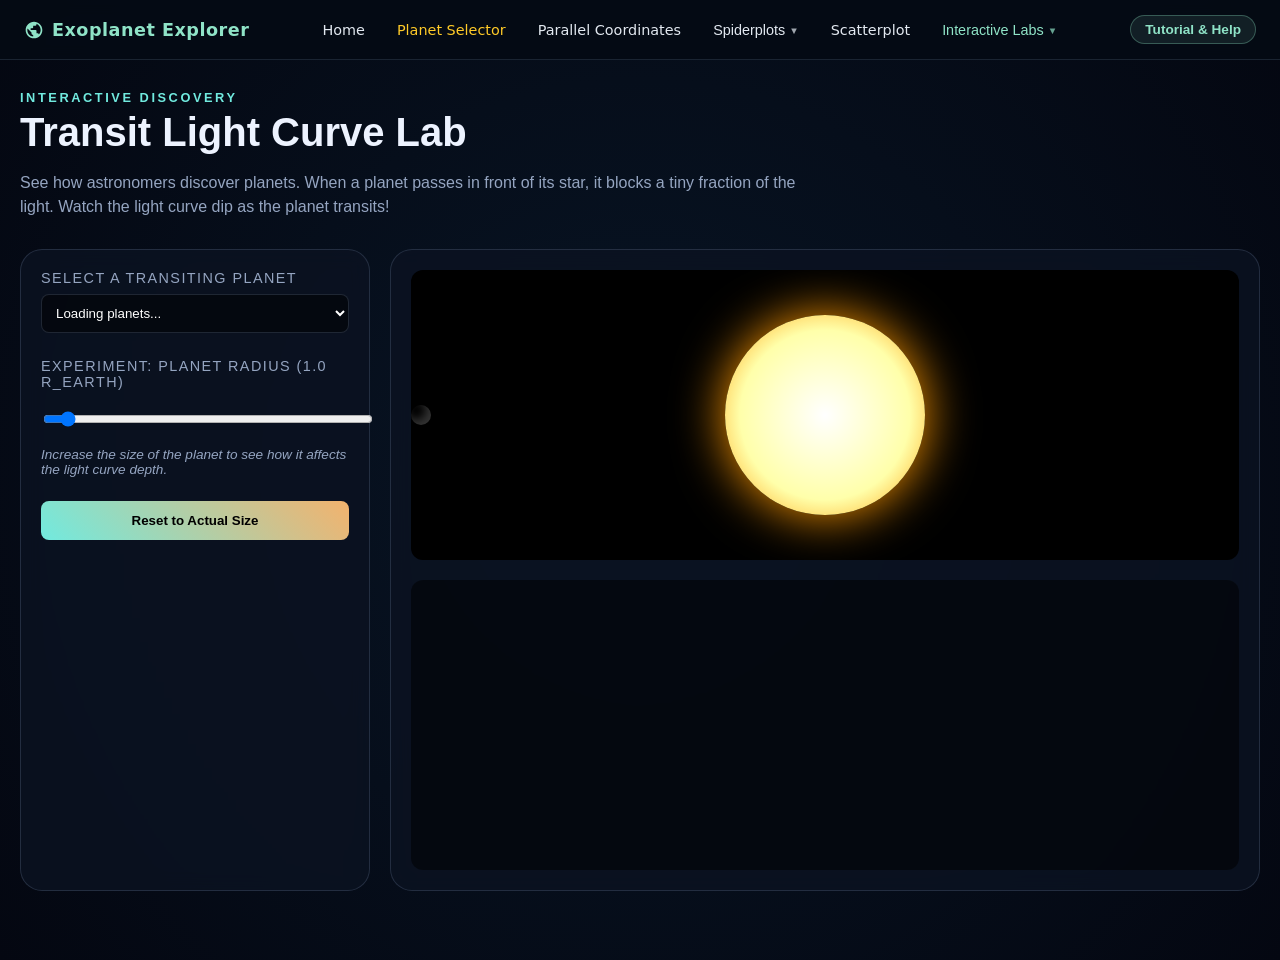
<file: pages/transit-lab.html>
<!DOCTYPE html>
<html lang="en">

<head>
    <meta charset="utf-8">
    <title>Transit Light Curve Lab</title>
    <link rel="stylesheet" href="../styling/transit-lab.css">
    <link rel="stylesheet" href="../styling/navigation.css">
    <script src="https://d3js.org/d3.v7.js"></script>
    <script src="../scripts/navigation.js" defer></script>
</head>

<body>
    <div class="page-container">
        <header class="header">
            <div class="eyebrow">Interactive Discovery</div>
            <h1>Transit Light Curve Lab</h1>
            <p class="subtitle">See how astronomers discover planets. When a planet passes in front of its star, it
                blocks a tiny fraction of the light. Watch the light curve dip as the planet transits!</p>
        </header>

        <div class="main-layout">
            <aside class="control-panel panel">
                <div class="control-block">
                    <label for="planet-select">Select a Transiting Planet</label>
                    <select id="planet-select">
                        <option value="">Loading planets...</option>
                    </select>
                </div>

                <div id="system-info" class="info-block" style="display: none;">
                    <h3>Transit Data</h3>
                    <div class="info-row"><span>Planet Radius:</span> <strong id="val-prad"></strong></div>
                    <div class="info-row"><span>Star Radius:</span> <strong id="val-srad"></strong></div>
                    <div class="info-row"><span>Transit Depth:</span> <strong id="val-depth" class="highlight"></strong>
                    </div>
                </div>

                <div class="control-block interactive-slider">
                    <label for="prad-slider">Experiment: Planet Radius (<span id="prad-display">1.0</span>
                        R_earth)</label>
                    <input type="range" id="prad-slider" min="0.5" max="25" step="0.5" value="1.0">
                    <p class="note">Increase the size of the planet to see how it affects the light curve depth.</p>
                    <button id="reset-btn" class="primary-button">Reset to Actual Size</button>
                </div>
            </aside>

            <main class="viz-panel panel">
                <div class="transit-container">
                    <!-- Top: 2D Animation -->
                    <div class="transit-view" id="transit-view">
                        <div class="star" id="t-star"></div>
                        <div class="planet" id="t-planet"></div>
                    </div>
                    <!-- Bottom: D3 Line Chart -->
                    <div class="lightcurve-view" id="lightcurve-view"></div>
                </div>
            </main>
        </div>
    </div>

    <script src="../scripts/transit-lab.js"></script>
</body>

</html>
</file>
<file: styling/base.css>
:root {
  --bg: #071018;
  --panel: rgba(14, 25, 36, 0.84);
  --panel-strong: rgba(8, 15, 23, 0.96);
  --border: rgba(178, 207, 222, 0.18);
  --text: #eef7f8;
  --muted: #9fb4bc;
  --accent: #8fe3c7;
  --accent-2: #f2c66d;
  --shadow: 0 24px 70px rgba(0, 0, 0, 0.38);
  --radius: 24px;
}

* {
  box-sizing: border-box;
}

html {
  min-height: 100%;
}

body {
  margin: 0;
  min-height: 100vh;
  color: var(--text);
  font-family: "Bahnschrift", "Segoe UI", sans-serif;
  background:
    radial-gradient(
      circle at 12% 18%,
      rgba(143, 227, 199, 0.17),
      transparent 28%
    ),
    radial-gradient(
      circle at 84% 8%,
      rgba(242, 198, 109, 0.15),
      transparent 25%
    ),
    linear-gradient(160deg, #031018 0%, #09212d 48%, #081018 100%);
}

body::before {
  content: "";
  position: fixed;
  inset: 0;
  background-image: radial-gradient(
    rgba(255, 255, 255, 0.12) 1px,
    transparent 1px
  );
  background-size: 34px 34px;
  opacity: 0.16;
  pointer-events: none;
}

body::after {
  content: "";
  position: fixed;
  inset: 0;
  pointer-events: none;
  background:
    radial-gradient(
      circle at 50% 0%,
      rgba(143, 227, 199, 0.08),
      transparent 30%
    ),
    radial-gradient(
      circle at 100% 100%,
      rgba(242, 198, 109, 0.06),
      transparent 22%
    );
  opacity: 0.85;
}

.page-shell {
  position: relative;
  z-index: 1;
  width: min(1920px, 96vw);
  margin: 0 auto;
  padding: 34px 0 44px;
}

header {
  padding: 10px 0 18px;
}

.eyebrow {
  margin: 0 0 10px;
  color: var(--accent-2);
  text-transform: uppercase;
  letter-spacing: 0.18em;
  font-size: 0.76rem;
}

header h1 {
  margin: 0;
  font-size: clamp(2.4rem, 5vw, 4.6rem);
  line-height: 0.95;
}

.subtitle {
  max-width: 72ch;
  margin: 14px 0 0;
  color: var(--muted);
  line-height: 1.6;
  font-size: 1rem;
}

.hero-panel {
  margin-top: 22px;
  padding: 20px;
  border: 1px solid var(--border);
  border-radius: var(--radius);
  background: var(--panel);
  box-shadow: var(--shadow);
  backdrop-filter: blur(18px);
}

.section-label {
  margin: 0 0 10px;
  color: var(--muted);
  font-size: 0.78rem;
  text-transform: uppercase;
  letter-spacing: 0.14em;
}

.section-copy {
  margin: 0;
  color: #dce6fb;
  line-height: 1.55;
}

main {
  margin-top: 22px;
}

.container {
  display: grid;
  gap: 16px;
}

.nav-links {
  display: grid;
  grid-template-columns: repeat(2, minmax(0, 1fr));
  gap: 14px;
}

.nav-links a {
  position: relative;
  display: block;
  padding: 18px 18px 18px 20px;
  border: 1px solid rgba(178, 207, 222, 0.16);
  border-radius: 18px;
  background: rgba(255, 255, 255, 0.05);
  color: var(--text);
  text-decoration: none;
  box-shadow: var(--shadow);
  transition:
    transform 0.18s ease,
    border-color 0.18s ease,
    background 0.18s ease;
}

.nav-links a::before {
  content: "";
  position: absolute;
  inset: 0 auto 0 0;
  width: 4px;
  border-radius: 18px 0 0 18px;
  background: linear-gradient(180deg, var(--accent), var(--accent-2));
  opacity: 0.9;
}

.nav-links a strong {
  display: block;
  margin-bottom: 6px;
  font-size: 1.08rem;
}

.nav-links a span {
  display: block;
  color: var(--muted);
  line-height: 1.45;
  font-size: 0.92rem;
}

.nav-links a:hover {
  transform: translateY(-2px);
  border-color: rgba(143, 227, 199, 0.35);
  background: rgba(255, 255, 255, 0.08);
}

.footer-note {
  margin-top: 18px;
  color: var(--muted);
  font-size: 0.88rem;
  line-height: 1.5;
}

footer {
  margin-top: 24px;
  padding: 10px 2px 0;
  color: var(--muted);
  font-size: 0.84rem;
  text-align: center;
}

@media (max-width: 780px) {
  .nav-links {
    grid-template-columns: 1fr;
  }
}

@media (max-width: 560px) {
  .page-shell {
    width: min(100vw - 20px, 1600px);
    padding: 18px 0 28px;
  }

  .hero-panel {
    padding: 16px;
  }

  .nav-links a {
    padding: 16px;
  }
}
</file>
<file: styling/tutorial.css>
/* Tutorial Modal Styling */
.tutorial-overlay {
    position: fixed;
    top: 0; left: 0; width: 100vw; height: 100vh;
    background: rgba(4, 7, 17, 0.9);
    backdrop-filter: blur(5px);
    display: flex;
    justify-content: center;
    align-items: center;
    z-index: 9999;
    opacity: 0;
    pointer-events: none;
    transition: opacity 0.3s ease;
}

.tutorial-overlay.active {
    opacity: 1;
    pointer-events: auto;
}

.tutorial-modal {
    background: rgba(14, 25, 36, 0.95);
    border: 1px solid rgba(143, 227, 199, 0.3);
    border-radius: 12px;
    width: 90%;
    max-width: 600px;
    padding: 30px;
    position: relative;
    box-shadow: 0 10px 40px rgba(0,0,0,0.5);
    color: #eef7f8;
    font-family: 'Segoe UI', Tahoma, Geneva, Verdana, sans-serif;
}

.tutorial-close {
    position: absolute;
    top: 15px; right: 20px;
    background: none; border: none;
    color: #9fb4bc; font-size: 1.5rem;
    cursor: pointer; transition: color 0.2s;
}
.tutorial-close:hover { color: #8fe3c7; }

.tutorial-slides {
    position: relative;
    min-height: 250px;
    overflow: hidden;
}

.tutorial-slide {
    display: none;
    animation: fadeIn 0.4s ease;
}
.tutorial-slide.active { display: block; }
@keyframes fadeIn { from { opacity: 0; transform: translateX(10px); } to { opacity: 1; transform: translateX(0); } }

.tutorial-slide h2 { color: #8fe3c7; margin-top: 0; font-size: 1.5rem; }
.tutorial-slide p { color: #9fb4bc; line-height: 1.5; font-size: 1.1rem; }
.tutorial-slide ul { color: #9fb4bc; line-height: 1.6; font-size: 1.05rem; }

.tutorial-controls {
    display: flex;
    justify-content: space-between;
    align-items: center;
    margin-top: 30px;
    border-top: 1px solid rgba(255,255,255,0.1);
    padding-top: 20px;
}

.tutorial-btn {
    background: rgba(255,255,255,0.1);
    border: none; border-radius: 6px;
    color: white; padding: 8px 16px;
    cursor: pointer; font-weight: bold;
    transition: background 0.2s;
}
.tutorial-btn:hover:not(:disabled) { background: rgba(255,255,255,0.2); }
.tutorial-btn.primary { background: #8fe3c7; color: #000; }
.tutorial-btn.primary:hover { background: #71eadf; }
.tutorial-btn:disabled { opacity: 0.3; cursor: not-allowed; }

.tutorial-dots { display: flex; gap: 8px; }
.tutorial-dot { width: 10px; height: 10px; border-radius: 50%; background: rgba(255,255,255,0.2); transition: background 0.3s; }
.tutorial-dot.active { background: #8fe3c7; }
</file>
<file: styling/navigation.css>
/* Global Navigation Bar Styles */
:root {
    --nav-bg: rgba(5, 11, 21, 0.95);
    --nav-border: rgba(154, 178, 217, 0.15);
    --nav-text: #e2e8f0;
    --nav-accent: #8fe3c7;
    --nav-hover: rgba(143, 227, 199, 0.1);
    --nav-height: 60px;
}

body {
    /* Ensure content is not hidden under the fixed navbar */
    padding-top: var(--nav-height) !important;
}

.global-navbar {
    position: fixed;
    top: 0;
    left: 0;
    width: 100%;
    height: var(--nav-height);
    background: var(--nav-bg);
    border-bottom: 1px solid var(--nav-border);
    display: flex;
    align-items: center;
    justify-content: space-between;
    padding: 0 24px;
    box-sizing: border-box;
    z-index: 9999;
    backdrop-filter: blur(8px);
    -webkit-backdrop-filter: blur(8px);
    font-family: system-ui, -apple-system, sans-serif;
}

.nav-brand {
    display: flex;
    align-items: center;
    text-decoration: none;
    color: var(--nav-accent);
    font-weight: 700;
    font-size: 1.1rem;
    letter-spacing: 0.5px;
}

.nav-brand svg {
    margin-right: 8px;
    width: 20px;
    height: 20px;
    fill: currentColor;
}

.nav-links-container {
    display: flex;
    align-items: center;
    gap: 8px;
    height: 100%;
}

.nav-link {
    color: var(--nav-text);
    text-decoration: none;
    font-size: 0.9rem;
    font-weight: 500;
    padding: 6px 12px;
    border-radius: 6px;
    transition: all 0.2s ease;
    display: flex;
    align-items: center;
    height: 36px;
}

.nav-link:hover {
    background: var(--nav-hover);
    color: var(--nav-accent);
}

.nav-link.active {
    background: var(--nav-hover);
    color: var(--nav-accent);
    border-bottom: 2px solid var(--nav-accent);
    border-radius: 6px 6px 0 0;
}

/* Dropdown for Simulations */
.nav-dropdown {
    position: relative;
    display: flex;
    align-items: center;
    height: 100%;
}

.nav-dropdown-btn {
    background: none;
    border: none;
    color: var(--nav-text);
    font-size: 0.9rem;
    font-weight: 500;
    padding: 6px 12px;
    border-radius: 6px;
    cursor: pointer;
    transition: all 0.2s ease;
    display: flex;
    align-items: center;
    gap: 4px;
    height: 36px;
}

.nav-dropdown-btn:hover {
    background: var(--nav-hover);
    color: var(--nav-accent);
}

.nav-dropdown-btn::after {
    content: "▼";
    font-size: 0.6rem;
    opacity: 0.7;
    margin-top: 2px;
}

.nav-dropdown-content {
    display: none;
    position: absolute;
    top: calc(var(--nav-height) - 10px);
    left: 0;
    background: var(--nav-bg);
    border: 1px solid var(--nav-border);
    border-radius: 8px;
    min-width: 200px;
    box-shadow: 0 8px 24px rgba(0, 0, 0, 0.4);
    padding: 8px 0;
    flex-direction: column;
}

.nav-dropdown:hover .nav-dropdown-content {
    display: flex;
}

.nav-dropdown-content .nav-link {
    border-radius: 0;
    padding: 10px 16px;
    height: auto;
}

.nav-dropdown-content .nav-link.active {
    border-bottom: none;
    border-left: 2px solid var(--nav-accent);
    background: rgba(143, 227, 199, 0.05);
}

.nav-actions {
    display: flex;
    align-items: center;
    gap: 12px;
}

.nav-tutorial-btn {
    background: rgba(143, 227, 199, 0.1);
    border: 1px solid rgba(143, 227, 199, 0.3);
    color: var(--nav-accent);
    font-weight: 600;
    font-size: 0.85rem;
    padding: 6px 14px;
    border-radius: 20px;
    cursor: pointer;
    transition: all 0.2s ease;
}

.nav-tutorial-btn:hover {
    background: var(--nav-accent);
    color: #050a14;
}

@media (max-width: 768px) {
    .nav-links-container {
        display: none; /* simple mobile fallback */
    }
}
</file>
<file: pages/styling/base.css>
body {
    margin: 0;
    font-family: Arial, Helvetica, sans-serif;
    background-color: #0b0f1a;
    color: #ffffff;
}

header {
    background: linear-gradient(90deg, #1a237e, #3949ab);
    padding: 20px;
    text-align: center;
}

header h1 {
    margin: 0;
    font-size: 2rem;
    letter-spacing: 1px;
}

main {
    display: flex;
    justify-content: center;
    align-items: center;
    height: 70vh;
}

.container {
    text-align: center;
}

.nav-links {
    margin-top: 30px;
}

.nav-links a {
    display: block;
    margin: 10px 0;
    padding: 12px 20px;
    text-decoration: none;
    color: white;
    background-color: #3949ab;
    border-radius: 6px;
    transition: background 0.3s ease;
}

.nav-links a:hover {
    background-color: #5c6bc0;
}

footer {
    text-align: center;
    padding: 10px;
    font-size: 0.8rem;
    color: #aaa;
}
</file>
<file: styling/gravity-drop.css>
:root {
    --bg: #050a14;
    --panel: rgba(12, 19, 33, 0.82);
    --border: rgba(154, 178, 217, 0.18);
    --text: #edf3ff;
    --muted: #95a5c1;
    --accent: #f2c66d;
    --accent-earth: #6bc5ff;
    --radius: 22px;
}

body {
    margin: 0;
    min-height: 100vh;
    color: var(--text);
    font-family: "Bahnschrift", "Segoe UI", sans-serif;
    background: radial-gradient(circle at 50% 50%, #1a1025 0%, #040711 100%);
}

.page-container { max-width: 1400px; margin: 0 auto; padding: 30px 20px; }
.header { margin-bottom: 30px; }
.eyebrow { color: var(--accent); text-transform: uppercase; letter-spacing: 0.2em; font-size: 0.8rem; font-weight: bold; }
h1 { margin: 5px 0; font-size: 2.5rem; }
.subtitle { color: var(--muted); max-width: 800px; line-height: 1.5; }

.main-layout { display: grid; grid-template-columns: 350px 1fr; gap: 20px; }
.panel { background: var(--panel); border: 1px solid var(--border); border-radius: var(--radius); padding: 20px; backdrop-filter: blur(10px); }

.control-block { margin-bottom: 25px; }
.control-block label { display: block; color: var(--muted); font-size: 0.9rem; margin-bottom: 8px; text-transform: uppercase; letter-spacing: 0.1em; }

select { width: 100%; padding: 10px; background: rgba(0,0,0,0.5); border: 1px solid var(--border); color: white; border-radius: 8px; font-family: inherit; }

.primary-button, .secondary-button { width: 100%; padding: 12px; border-radius: 8px; font-weight: bold; cursor: pointer; transition: transform 0.2s; border: none; }
.primary-button { background: linear-gradient(45deg, #ff7e5f, #feb47b); color: #000; margin-bottom: 10px; }
.primary-button:hover { transform: scale(1.02); }
.secondary-button { background: rgba(255,255,255,0.1); color: white; }
.secondary-button:hover { background: rgba(255,255,255,0.2); }

.info-block { background: rgba(255,255,255,0.05); padding: 15px; border-radius: 12px; margin-bottom: 25px; }
.info-block h3 { margin-top: 0; font-size: 1.1rem; color: var(--accent); border-bottom: 1px solid var(--border); padding-bottom: 5px;}
.info-row { display: flex; justify-content: space-between; margin-bottom: 8px; font-size: 0.95rem; }
.info-row span { color: var(--muted); }
.highlight { color: #ff7e5f; font-weight: bold; font-size: 1.1rem; }

.planet-preview { text-align: center; margin-top: 20px; border-top: 1px solid var(--border); padding-top: 20px;}
#size-compare { height: 150px; display: flex; align-items: flex-end; justify-content: center; gap: 20px; }

/* Drop Zones */
.drop-zones { display: flex; justify-content: space-around; height: 600px; padding: 20px 0;}
.drop-zone { display: flex; flex-direction: column; align-items: center; width: 40%; }
.drop-zone h3 { margin: 0 0 15px 0; color: white; text-align: center; }
.drop-zone .sub { color: var(--muted); font-size: 0.8rem; }

.shaft { width: 120px; flex-grow: 1; background: rgba(0,0,0,0.5); border-left: 2px solid rgba(255,255,255,0.1); border-right: 2px solid rgba(255,255,255,0.1); position: relative; border-radius: 8px 8px 0 0; overflow: hidden;}
.ruler { position: absolute; left: 0; top: 0; bottom: 0; width: 20px; border-right: 1px dashed rgba(255,255,255,0.2); }

.probe { width: 30px; height: 30px; position: absolute; left: 50%; transform: translateX(-50%); top: 10px; border-radius: 50%; box-shadow: 0 0 15px rgba(255,255,255,0.5); transform-origin: bottom; transition: transform 0.1s;}
.earth-probe { background: radial-gradient(circle at 30% 30%, #fff, var(--accent-earth)); }
.exo-probe { background: radial-gradient(circle at 30% 30%, #fff, #ff7e5f); }

.surface { width: 100%; height: 20px; border-radius: 0 0 8px 8px; }
.surface-earth { background: #3a5f43; border-top: 4px solid #5a8f63; }
.surface-exo { background: #5f3a3a; border-top: 4px solid #8f5a5a; }

.timer { margin-top: 15px; font-family: monospace; font-size: 1.5rem; font-weight: bold; color: var(--accent); background: rgba(0,0,0,0.5); padding: 5px 15px; border-radius: 5px;}
</file>
<file: styling/habitable-zone.css>
:root {
    --bg: #050a14;
    --panel: rgba(12, 19, 33, 0.82);
    --border: rgba(154, 178, 217, 0.18);
    --text: #edf3ff;
    --muted: #95a5c1;
    --accent: #71eadf;
    --accent-warm: #f3b26d;
    --accent-hot: #ff6b6b;
    --accent-cold: #6bc5ff;
    --hz-color: rgba(113, 234, 223, 0.3);
    --radius: 22px;
}

body {
    margin: 0;
    min-height: 100vh;
    color: var(--text);
    font-family: "Bahnschrift", "Segoe UI", sans-serif;
    background: radial-gradient(circle at 50% 50%, #081525 0%, #040711 100%);
}

.page-container {
    max-width: 1400px;
    margin: 0 auto;
    padding: 30px 20px;
}

.header {
    margin-bottom: 30px;
}

.eyebrow {
    color: var(--accent);
    text-transform: uppercase;
    letter-spacing: 0.2em;
    font-size: 0.8rem;
    font-weight: bold;
}

h1 { margin: 5px 0; font-size: 2.5rem; }
.subtitle { color: var(--muted); max-width: 800px; line-height: 1.5; }

.main-layout {
    display: grid;
    grid-template-columns: 350px 1fr;
    gap: 20px;
}

.panel {
    background: var(--panel);
    border: 1px solid var(--border);
    border-radius: var(--radius);
    padding: 20px;
    backdrop-filter: blur(10px);
}

.control-block { margin-bottom: 25px; }
.control-block label { display: block; color: var(--muted); font-size: 0.9rem; margin-bottom: 8px; text-transform: uppercase; letter-spacing: 0.1em; }

select, input[type="range"] {
    width: 100%;
    padding: 10px;
    background: rgba(0,0,0,0.5);
    border: 1px solid var(--border);
    color: white;
    border-radius: 8px;
    font-family: inherit;
}

.primary-button {
    width: 100%;
    padding: 12px;
    margin-top: 10px;
    background: linear-gradient(45deg, var(--accent), var(--accent-warm));
    border: none;
    border-radius: 8px;
    color: #000;
    font-weight: bold;
    cursor: pointer;
    transition: transform 0.2s;
}
.primary-button:hover { transform: scale(1.02); }

.info-block {
    background: rgba(255,255,255,0.05);
    padding: 15px;
    border-radius: 12px;
    margin-bottom: 25px;
}
.info-block h3 { margin-top: 0; font-size: 1.1rem; color: var(--accent-warm); border-bottom: 1px solid var(--border); padding-bottom: 5px;}
.info-row { display: flex; justify-content: space-between; margin-bottom: 8px; font-size: 0.95rem; }
.info-row span { color: var(--muted); }

.slider-val { text-align: right; font-weight: bold; margin-top: 5px; color: var(--accent-warm); }
.note { font-size: 0.85rem; color: var(--muted); margin-top: 5px; font-style: italic; }

.status-card {
    padding: 15px;
    border-radius: 12px;
    border: 2px solid var(--border);
    text-align: center;
    transition: all 0.3s ease;
}
.status-card h4 { margin: 0 0 5px 0; font-size: 1.2rem; }
.status-card p { margin: 0; font-size: 0.95rem; font-weight: normal; line-height: 1.4; }

.status-habitable { border-color: var(--accent); background: rgba(113, 234, 223, 0.1); color: var(--accent); }
.status-hot { border-color: var(--accent-hot); background: rgba(255, 107, 107, 0.1); color: var(--accent-hot); }
.status-cold { border-color: var(--accent-cold); background: rgba(107, 197, 255, 0.1); color: var(--accent-cold); }

.viz-panel {
    min-width: 0;
}

.viz-content {
    display: grid;
    grid-template-columns: minmax(420px, 1fr) 320px;
    gap: 20px;
    align-items: stretch;
}

.planet-detail-card {
    padding: 16px;
    border: 1px solid rgba(113, 234, 223, 0.35);
    border-radius: 16px;
    background:
        linear-gradient(145deg, rgba(113, 234, 223, 0.12), rgba(243, 178, 109, 0.08)),
        rgba(255,255,255,0.05);
    box-shadow: 0 18px 40px rgba(0,0,0,0.22);
    align-self: start;
}

.detail-card-header {
    display: flex;
    justify-content: space-between;
    gap: 12px;
    align-items: flex-start;
    margin-bottom: 12px;
}

.detail-kicker {
    margin: 0 0 4px 0;
    color: var(--accent);
    font-size: 0.72rem;
    font-weight: bold;
    letter-spacing: 0.16em;
    text-transform: uppercase;
}

.planet-detail-card h3 {
    margin: 0;
    color: var(--text);
    font-size: 1.25rem;
}

#detail-close {
    border: 1px solid var(--border);
    border-radius: 999px;
    padding: 6px 10px;
    background: rgba(0,0,0,0.28);
    color: var(--muted);
    cursor: pointer;
    font: inherit;
    font-size: 0.8rem;
}

#detail-close:hover {
    border-color: var(--accent);
    color: var(--accent);
}

.detail-content {
    display: grid;
    gap: 8px;
}

.detail-row {
    display: flex;
    justify-content: space-between;
    gap: 14px;
    padding-bottom: 8px;
    border-bottom: 1px solid rgba(154, 178, 217, 0.12);
    font-size: 0.92rem;
}

.detail-row:last-child {
    border-bottom: 0;
    padding-bottom: 0;
}

.detail-row span {
    color: var(--muted);
}

.detail-row strong {
    text-align: right;
}

#hz-dataviz { width: 100%; min-width: 0; height: 600px; display: flex; justify-content: center; align-items: center; overflow: hidden; }
svg { overflow: visible; }
.planet { cursor: pointer; }
.planet:hover circle { stroke-width: 2.5px; }

@media (max-width: 1180px) {
    .viz-content {
        grid-template-columns: 1fr;
    }
}

@media (max-width: 900px) {
    .main-layout {
        grid-template-columns: 1fr;
    }

    #hz-dataviz {
        height: 520px;
    }
}
</file>
<file: styling/parallel-coordinate-plot.css>
:root {
  --bg: #071018;
  --panel: rgba(14, 25, 36, 0.86);
  --panel-strong: rgba(8, 15, 23, 0.96);
  --border: rgba(178, 207, 222, 0.18);
  --text: #eef7f8;
  --muted: #9fb4bc;
  --accent: #8fe3c7;
  --accent-2: #f2c66d;
  --shadow: 0 24px 70px rgba(0, 0, 0, 0.38);
  --radius: 24px;
}

* {
  box-sizing: border-box;
}

body {
  margin: 0;
  min-height: 100vh;
  color: var(--text);
  font-family: "Bahnschrift", "Segoe UI", sans-serif;
  background:
    radial-gradient(
      circle at 12% 18%,
      rgba(143, 227, 199, 0.17),
      transparent 28%
    ),
    radial-gradient(
      circle at 84% 8%,
      rgba(242, 198, 109, 0.15),
      transparent 25%
    ),
    linear-gradient(160deg, #031018 0%, #09212d 48%, #081018 100%);
}

body::before {
  content: "";
  display: none;
}

.parallel-page {
  position: relative;
  width: min(1920px, 96vw);
  margin: 0 auto;
  padding: 28px 0 42px;
}

.parallel-header {
  display: flex;
  align-items: flex-end;
  justify-content: space-between;
  gap: 22px;
  padding: 12px 6px 24px;
}

.back-link {
  color: var(--accent);
  text-decoration: none;
  font-weight: 700;
}

.eyebrow {
  margin: 18px 0 10px;
  color: var(--accent-2);
  text-transform: uppercase;
  letter-spacing: 0.18em;
  font-size: 0.76rem;
}

h1 {
  margin: 0;
  font-size: clamp(2rem, 4.5vw, 4rem);
  line-height: 0.95;
}

.subtitle {
  max-width: 76ch;
  margin: 14px 0 0;
  color: var(--muted);
  line-height: 1.55;
}

.panel {
  border: 1px solid var(--border);
  border-radius: var(--radius);
  background: var(--panel);
  box-shadow: 0 16px 38px rgba(0, 0, 0, 0.32);
}

.compare-layout {
  display: grid;
  grid-template-columns: minmax(320px, 420px) minmax(0, 1fr);
  gap: 18px;
  align-items: stretch;
}

.chart-panel {
  display: flex;
  flex-direction: column;
  height: clamp(540px, calc((100vh - 230px) * 1.5), 840px);
  contain: layout paint;
}

.control-panel,
.chart-panel,
.metric-panel {
  padding: 18px;
}

.control-panel {
  position: sticky;
  top: 18px;
}

.control-label {
  display: block;
  margin: 0 0 8px;
  color: var(--muted);
  font-size: 0.78rem;
  text-transform: uppercase;
  letter-spacing: 0.14em;
}

.note {
  margin: 12px 0 0;
  color: var(--muted);
  line-height: 1.45;
}

#my_dataviz {
  width: 100%;
  flex: 1;
  overflow-x: auto;
  overflow-y: hidden;
}

#my_dataviz svg {
  display: block;
  width: 100%;
  min-width: 760px;
  height: auto;
}

#controls {
  display: grid;
  gap: 8px;
  width: 100% !important;
  height: auto !important;
  max-height: 50vh;
  margin-bottom: 14px;
  padding: 12px;
  overflow-y: auto;
  border: 1px solid rgba(178, 207, 222, 0.16);
  border-radius: 14px;
  background: rgba(255, 255, 255, 0.05);
}

#controls label {
  display: flex !important;
  align-items: center;
  gap: 9px;
  width: max-content;
  min-width: 180px;
  color: #dce6fb;
  cursor: pointer;
}

#controls input {
  width: 16px;
  height: 16px;
  accent-color: var(--accent);
}

.unit-toggle-wrapper {
  margin-bottom: 18px;
  padding: 12px;
  border: 1px solid rgba(178, 207, 222, 0.16);
  border-radius: 14px;
  background: rgba(255, 255, 255, 0.05);
}

.plot-control-block {
  display: grid;
  gap: 8px;
  margin-bottom: 18px;
  padding: 12px;
  border: 1px solid rgba(178, 207, 222, 0.16);
  border-radius: 14px;
  background: rgba(255, 255, 255, 0.05);
}

.plot-control-block label {
  color: var(--muted);
  font-size: 0.78rem;
  text-transform: uppercase;
  letter-spacing: 0.11em;
}

.plot-control-block select {
  width: 100%;
  padding: 9px 10px;
  border: 1px solid rgba(178, 207, 222, 0.24);
  border-radius: 9px;
  background: rgba(4, 8, 16, 0.9);
  color: var(--text);
  font-family: inherit;
}

.mini-note {
  margin: 0;
  color: var(--muted);
  font-size: 0.78rem;
  line-height: 1.35;
}

.color-legend {
  display: grid;
  gap: 6px;
  margin-top: 4px;
}

.legend-title {
  color: #dfe9ff;
  font-size: 0.82rem;
  font-weight: 700;
}

.legend-item {
  display: flex;
  align-items: center;
  gap: 8px;
  color: var(--muted);
  font-size: 0.82rem;
}

.legend-swatch {
  width: 28px;
  height: 9px;
  border-radius: 999px;
  box-shadow: 0 0 12px rgba(255, 255, 255, 0.16);
}

.toggle-container {
  display: flex;
  align-items: center;
  justify-content: space-between;
  gap: 12px;
}

.unit-badge {
  padding: 4px 10px;
  border-radius: 6px;
  font-size: 0.85rem;
  font-weight: bold;
  color: var(--muted);
  background: rgba(0, 0, 0, 0.3);
  transition: all 0.3s;
}

.unit-badge.active {
  color: #000;
}

#badge-earth.active {
  background: #8fe3c7;
}
#badge-jupiter.active {
  background: #f2c66d;
}

.switch {
  position: relative;
  display: inline-block;
  width: 50px;
  height: 26px;
  flex: 0 0 50px;
}

.switch input {
  width: 0;
  height: 0;
  opacity: 0;
}

.slider {
  position: absolute;
  inset: 0;
  cursor: pointer;
  border: 1px solid rgba(178, 207, 222, 0.24);
  border-radius: 26px;
  background: rgba(4, 8, 16, 0.9);
  transition:
    background-color 0.2s ease,
    border-color 0.2s ease;
}

.slider::before {
  content: "";
  position: absolute;
  width: 20px;
  height: 20px;
  left: 3px;
  bottom: 2px;
  border-radius: 50%;
  background: var(--text);
  box-shadow: 0 3px 10px rgba(0, 0, 0, 0.35);
  transition: transform 0.2s ease;
}

input:checked + .slider {
  border-color: rgba(242, 198, 109, 0.42);
  background: linear-gradient(
    135deg,
    rgba(242, 198, 109, 0.5),
    rgba(242, 198, 109, 0.28)
  );
}

input:checked + .slider::before {
  transform: translateX(24px);
}

.action-buttons {
  display: flex;
  gap: 10px;
  margin-bottom: 20px;
}

.action-btn {
  flex: 1;
  padding: 8px 12px;
  border-radius: 8px;
  border: none;
  font-weight: bold;
  cursor: pointer;
  background: rgba(255, 255, 255, 0.1);
  color: white;
  transition: background 0.2s;
  font-size: 0.85rem;
}

.action-btn:hover:not(:disabled) {
  background: rgba(255, 255, 255, 0.2);
}

.action-btn:disabled {
  opacity: 0.4;
  cursor: not-allowed;
}

.action-btn.outline {
  background: transparent;
  border: 1px solid rgba(255, 255, 255, 0.2);
}

.action-btn.outline:hover {
  background: rgba(255, 255, 255, 0.05);
}

/* Fullscreen Chart */
.chart-panel.fullscreen {
  position: fixed;
  top: 0;
  left: 0;
  width: 100vw;
  height: 100vh;
  z-index: 10000;
  border-radius: 0;
  display: flex;
  flex-direction: column;
  padding: 40px;
  background: var(--bg);
}

.exit-fullscreen-btn {
  display: none;
  position: absolute;
  top: 5px;
  right: 20px;
  z-index: 10001;
  padding: 8px;
  background: rgba(143, 227, 199, 0.1);
  color: #8fe3c7;
  border: 1px solid rgba(143, 227, 199, 0.4);
  border-radius: 6px;
  cursor: pointer;
  transition: background 0.2s;
  line-height: 0;
}

.exit-fullscreen-btn svg {
  width: 24px;
  height: 24px;
  fill: currentColor;
}

.exit-fullscreen-btn:hover {
  background: rgba(143, 227, 199, 0.2);
}

.chart-panel.fullscreen .exit-fullscreen-btn {
  display: block;
}
.chart-panel.fullscreen #my_dataviz {
  flex: 1;
  height: 100%;
}
.chart-panel.fullscreen svg {
  height: 100%;
}

.dimension path,
.dimension line {
  stroke: rgba(165, 184, 217, 0.35);
}

.dimension text {
  fill: #dfe9ff !important;
  font-size: 12px;
}

.dimension .tick:first-of-type text,
.dimension .tick:last-of-type text {
  font-weight: bold;
  fill: #ffca28 !important;
  font-size: 13px;
  text-shadow: 0 0 3px rgba(0, 0, 0, 0.8);
}

.dimension > text {
  fill: #f4f7ff !important;
  font-size: 13px;
  font-weight: 700;
}

.scale-tag {
  font-size: 9px;
  font-weight: 800;
  letter-spacing: 0.12em;
  text-shadow: 0 0 2px rgba(0, 0, 0, 0.9), 0 0 4px rgba(0, 0, 0, 0.9);
}

.scale-tag-log {
  fill: #f2c66d !important;
}

.scale-tag-lin {
  fill: #8fe3c7 !important;
}

.line-group {
  cursor: pointer;
}

.line-group path {
  stroke-width: 1.7px;
  transition: opacity 0.08s ease;
}

.line-group.hovered path {
  stroke-width: 4.4px;
  opacity: 1 !important;
}

.line-group.hovered .line-solid {
  opacity: 1 !important;
}

.line-group.selected path {
  stroke-width: 4px !important;
}

.line-group.selected .line-solid {
  opacity: 1 !important;
}

.line-group.dimmed path {
  opacity: 0.13 !important;
  stroke: #6f7b90 !important;
}

.line-group.hover-dimmed path {
  opacity: 0.05 !important;
  stroke-width: 0.8px;
}

.line-group.hovered path,
.line-group.selected.hovered path {
  stroke-width: 4.4px !important;
  opacity: 1 !important;
}

.selected-value-marker circle {
  fill: #f3b26d;
  stroke: rgba(4, 8, 16, 0.95);
  stroke-width: 2px;
}

.selected-value-box {
  fill: rgba(4, 8, 16, 0.88);
  stroke: rgba(243, 178, 109, 0.72);
  stroke-width: 1px;
  filter: drop-shadow(0 6px 12px rgba(0, 0, 0, 0.35));
}

.selected-value-marker text {
  fill: #fff7e8;
  font-family: "Cascadia Mono", "Consolas", monospace;
  font-size: 11px;
  font-weight: 800;
}

.selected-planet-name rect {
  fill: rgba(4, 8, 16, 0.92);
  stroke: rgba(143, 227, 199, 0.82);
  stroke-width: 1px;
  filter: drop-shadow(0 8px 16px rgba(0, 0, 0, 0.4));
}

.selected-planet-name text {
  fill: #edf3ff;
  font-size: 12px;
  font-weight: 800;
}

.infocard {
  display: none;
  margin-top: 18px;
  padding: 18px;
  content-visibility: auto;
  contain-intrinsic-size: 180px;
}

.infocard h2 {
  margin: 0;
  color: var(--text);
  font-size: 1.35rem;
}

.infocard-kicker,
.infocard-note {
  margin: 0;
  color: var(--muted);
  font-size: 0.78rem;
  letter-spacing: 0.12em;
  text-transform: uppercase;
}

.infocard-note {
  margin-bottom: 12px;
  letter-spacing: 0.04em;
  text-transform: none;
}

.infocard-layout {
  display: grid;
  grid-template-columns: minmax(190px, 260px) minmax(0, 1fr);
  gap: 18px;
  align-items: start;
}

.infocard-planet-name {
  position: sticky;
  top: 18px;
  padding: 16px;
  border: 1px solid rgba(154, 178, 217, 0.18);
  border-radius: 18px;
  background: rgba(4, 8, 16, 0.55);
}

.infocard-planet-name p:last-child {
  margin: 10px 0 0;
  color: var(--accent);
  line-height: 1.4;
}

.infocard-data {
  min-width: 0;
}

.infocard table {
  width: 100%;
  border-collapse: collapse;
}

.infocard td {
  padding: 7px 0;
  color: #dce6fb;
  border-bottom: 1px solid rgba(154, 178, 217, 0.08);
}

.infocard td:first-child {
  color: var(--muted);
}

.column-explanation {
  max-height: 60vh;
  overflow: auto;
}

.metric-panel {
  margin-top: 18px;
  content-visibility: auto;
  contain-intrinsic-size: 520px;
}

.metric-panel h2 {
  margin: 0 0 10px;
  font-size: 1.1rem;
}

#dataTable {
  width: 100%;
  border-collapse: collapse;
  font-size: 0.9rem;
}

#dataTable thead th {
  position: sticky;
  top: 0;
  padding: 12px;
  background: var(--panel-strong);
  color: var(--text);
  text-align: left;
  border-bottom: 1px solid rgba(154, 178, 217, 0.18);
}

#dataTable td {
  padding: 10px 12px;
  vertical-align: top;
  color: #dce6fb;
  border-bottom: 1px solid rgba(154, 178, 217, 0.08);
}

#dataTable tr:hover td {
  background: rgba(143, 227, 199, 0.06);
}

@media (max-width: 880px) {
  .parallel-header {
    align-items: flex-start;
    flex-direction: column;
  }

  .compare-layout {
    grid-template-columns: 1fr;
  }

  .control-panel {
    position: static;
  }
}

@media (max-width: 560px) {
  .parallel-page {
    width: min(100vw - 20px, 1600px);
    padding-top: 18px;
  }

  .control-panel,
  .chart-panel,
  .infocard,
  .metric-panel {
    padding: 14px;
  }

  .toggle-container {
    display: flex;
    justify-content: center;
    width: 100%;
  }

  .infocard-layout {
    grid-template-columns: 1fr;
  }

  .infocard-planet-name {
    position: static;
  }
}

/* Brush Inputs */
.brush-inputs {
  overflow: visible;
}

.brush-max,
.brush-min {
  width: 100%;
  padding: 2px 4px;
  font-size: 10px;
  background: rgba(255, 255, 255, 0.1);
  border: 1px solid rgba(154, 178, 217, 0.3);
  color: white;
  border-radius: 4px;
  text-align: center;
  box-sizing: border-box;
}

.brush-max:focus,
.brush-min:focus {
  outline: none;
  border-color: #8fe3c7;
  background: rgba(255, 255, 255, 0.2);
}

/* Hide number input spinners for cleaner look */
.brush-max::-webkit-outer-spin-button,
.brush-max::-webkit-inner-spin-button,
.brush-min::-webkit-outer-spin-button,
.brush-min::-webkit-inner-spin-button {
  -webkit-appearance: none;
  margin: 0;
}
.brush-max[type="number"],
.brush-min[type="number"] {
  -moz-appearance: textfield;
}

.reset-dim-brush {
  width: 100%;
  padding: 2px 4px;
  font-size: 10px;
  background: rgba(255, 143, 143, 0.15);
  border: 1px solid rgba(255, 143, 143, 0.3);
  color: #ff8f8f;
  border-radius: 4px;
  cursor: pointer;
  transition: all 0.2s;
  text-transform: uppercase;
  text-align: center;
  box-sizing: border-box;
}

.reset-dim-brush:hover:not(:disabled) {
  background: rgba(255, 143, 143, 0.3);
}

.reset-dim-brush:disabled {
  opacity: 0.3;
  cursor: not-allowed;
  background: rgba(255, 255, 255, 0.05);
  border-color: rgba(255, 255, 255, 0.1);
  color: rgba(255, 255, 255, 0.4);
}
</file>
<file: styling/planet-selector.css>
.selector-container {
    display: flex;
    gap: 2rem;
    height: calc(100vh - 250px);
    margin-top: 2rem;
}

.sidebar {
    flex: 0 0 350px;
    background-color: var(--surface-light);
    border-radius: 12px;
    padding: 1.5rem;
    display: flex;
    flex-direction: column;
    gap: 1.5rem;
    overflow-y: auto;
    border: 1px solid var(--border-color);
}

.sidebar h2 {
    font-size: 1.2rem;
    margin-bottom: 0.5rem;
    color: var(--text-primary);
}

.preset-buttons {
    display: flex;
    flex-wrap: wrap;
    gap: 0.5rem;
}

.btn-preset {
    background-color: var(--surface-medium);
    border: 1px solid var(--border-color);
    color: var(--text-secondary);
    padding: 0.4rem 0.8rem;
    border-radius: 20px;
    font-size: 0.85rem;
    cursor: pointer;
    transition: all 0.2s;
}

.btn-preset:hover {
    background-color: var(--nav-accent);
    color: var(--text-primary);
    border-color: var(--nav-accent);
}

.filter-group {
    display: flex;
    flex-direction: column;
    gap: 0.5rem;
}

.filter-group label {
    font-size: 0.9rem;
    color: var(--text-secondary);
}

.filter-group input[type="text"],
.filter-group input[type="number"] {
    background-color: var(--surface-medium);
    border: 1px solid var(--border-color);
    color: var(--text-primary);
    padding: 0.6rem;
    border-radius: 6px;
    width: 100%;
}

.range-inputs {
    display: flex;
    align-items: center;
    gap: 0.5rem;
}

.primary-btn {
    background-color: var(--nav-accent);
    color: var(--text-primary);
    border: none;
    padding: 0.8rem;
    border-radius: 6px;
    font-weight: 600;
    cursor: pointer;
    transition: background 0.2s;
}

.primary-btn:hover {
    background-color: #55cbb9; /* lighter accent */
}

.primary-btn.success {
    background-color: #2e7d32;
    margin-top: 1rem;
}

.primary-btn.success:hover {
    background-color: #388e3c;
}

.status-panel {
    margin-top: auto;
    padding-top: 1.5rem;
    border-top: 1px solid var(--border-color);
    text-align: center;
}

.status-panel h3 {
    font-size: 1rem;
    margin-bottom: 0.5rem;
}

.list-panel {
    flex: 1;
    background-color: var(--surface-light);
    border-radius: 12px;
    display: flex;
    flex-direction: column;
    border: 1px solid var(--border-color);
    overflow: hidden;
}

.list-header {
    padding: 1.5rem;
    border-bottom: 1px solid var(--border-color);
    display: flex;
    justify-content: space-between;
    align-items: center;
    background-color: var(--surface-medium);
}

.list-header h2 {
    font-size: 1.2rem;
}

.planet-list {
    flex: 1;
    overflow-y: auto;
    padding: 1rem;
}

.system-group {
    margin-bottom: 1rem;
    border: 1px solid var(--border-color);
    border-radius: 6px;
    overflow: hidden;
}

.system-header {
    background-color: var(--surface-medium);
    padding: 0.8rem 1rem;
    display: flex;
    align-items: center;
    gap: 1rem;
    font-weight: 600;
}

.planet-item {
    padding: 0.6rem 1rem 0.6rem 2.5rem;
    display: flex;
    align-items: center;
    gap: 1rem;
    border-top: 1px solid var(--border-color);
}

.planet-item:hover {
    background-color: rgba(255, 255, 255, 0.05);
}

.planet-details {
    display: flex;
    gap: 1.5rem;
    color: var(--text-secondary);
    font-size: 0.85rem;
}

.checkbox-container {
    display: flex;
    align-items: center;
    gap: 0.5rem;
    cursor: pointer;
    user-select: none;
}

.checkbox-container input {
    cursor: pointer;
    width: 16px;
    height: 16px;
}
</file>
<file: styling/spiderplot.css>
:root {
    --bg: #071018;
    --panel: rgba(14, 25, 36, 0.86);
    --panel-strong: rgba(8, 15, 23, 0.96);
    --border: rgba(178, 207, 222, 0.18);
    --text: #eef7f8;
    --muted: #9fb4bc;
    --accent: #8fe3c7;
    --accent-2: #f2c66d;
    --danger: #ff8f8f;
    --shadow: 0 24px 70px rgba(0, 0, 0, 0.38);
    --radius: 24px;
}

* {
    box-sizing: border-box;
}

body {
    margin: 0;
    min-height: 100vh;
    color: var(--text);
    font-family: "Bahnschrift", "Segoe UI", sans-serif;
    background:
        radial-gradient(circle at 12% 18%, rgba(143, 227, 199, 0.17), transparent 28%),
        radial-gradient(circle at 84% 8%, rgba(242, 198, 109, 0.15), transparent 25%),
        linear-gradient(160deg, #031018 0%, #09212d 48%, #081018 100%);
}

body::before {
    content: "";
    position: fixed;
    inset: 0;
    background-image: radial-gradient(rgba(255, 255, 255, 0.12) 1px, transparent 1px);
    background-size: 34px 34px;
    opacity: 0.16;
    pointer-events: none;
}

.spider-page {
  position: relative;
  width: min(1920px, 96vw);
  margin: 0 auto;
  padding: 28px 0 42px;
}

.spider-header {
    display: flex;
    align-items: flex-end;
    justify-content: space-between;
    gap: 22px;
    padding: 12px 6px 24px;
}

.back-link,
.gallery-link {
    color: var(--accent);
    text-decoration: none;
    font-weight: 700;
}

.gallery-link {
    padding: 12px 16px;
    border: 1px solid rgba(143, 227, 199, 0.32);
    border-radius: 999px;
    background: rgba(143, 227, 199, 0.08);
}

.eyebrow {
    margin: 18px 0 10px;
    color: var(--accent-2);
    text-transform: uppercase;
    letter-spacing: 0.18em;
    font-size: 0.76rem;
}

h1 {
    margin: 0;
    font-size: clamp(2rem, 4.5vw, 4rem);
    line-height: 0.95;
}

.subtitle {
    max-width: 76ch;
    margin: 14px 0 0;
    color: var(--muted);
    line-height: 1.55;
}

.panel {
    border: 1px solid var(--border);
    border-radius: var(--radius);
    background: var(--panel);
    box-shadow: var(--shadow);
    backdrop-filter: blur(18px);
}

.compare-layout {
    display: grid;
    grid-template-columns: minmax(320px, 420px) minmax(0, 1fr);
    gap: 18px;
    align-items: start;
}

.control-panel,
.chart-panel,
.metric-panel,
.gallery-panel {
    padding: 18px;
}

.control-panel {
}

.control-label {
    display: block;
    margin: 0 0 8px;
    color: var(--muted);
    font-size: 0.78rem;
    text-transform: uppercase;
    letter-spacing: 0.14em;
}

input,
select,
button {
    width: 100%;
    border: 1px solid rgba(178, 207, 222, 0.24);
    border-radius: 14px;
    background: rgba(4, 10, 16, 0.88);
    color: var(--text);
    padding: 12px 14px;
    font: inherit;
}

input,
select {
    margin-bottom: 14px;
}

input:focus,
select:focus,
button:focus {
    outline: 2px solid rgba(143, 227, 199, 0.42);
    outline-offset: 2px;
}

.primary-button {
    cursor: pointer;
    font-weight: 800;
    letter-spacing: 0.04em;
    background: linear-gradient(135deg, rgba(143, 227, 199, 0.22), rgba(242, 198, 109, 0.18));
}

.primary-button:disabled {
    cursor: not-allowed;
    opacity: 0.46;
}

.note {
    margin: 12px 0;
    color: var(--muted);
    line-height: 1.45;
}

.note.error {
    color: var(--danger);
}

.selected-planets {
    display: grid;
    gap: 10px;
}

.planet-chip {
    display: flex;
    align-items: center;
    justify-content: space-between;
    gap: 10px;
    padding: 10px 12px;
    border: 1px solid rgba(178, 207, 222, 0.16);
    border-radius: 14px;
    background: rgba(255, 255, 255, 0.05);
}

.chip-label {
    display: flex;
    align-items: center;
    gap: 9px;
    min-width: 0;
}

.color-dot {
    width: 11px;
    height: 11px;
    flex: 0 0 11px;
    border-radius: 50%;
}

.planet-chip span:last-child {
    overflow: hidden;
    text-overflow: ellipsis;
    white-space: nowrap;
}

.planet-chip button {
    width: auto;
    padding: 5px 9px;
    border-radius: 10px;
    color: var(--muted);
    background: rgba(255, 255, 255, 0.05);
}

#spider-chart svg {
    display: block;
    width: 100%;
    max-width: 860px;
    max-height: calc(100vh - 220px);
    margin: 0 auto;
    height: auto;
    overflow: visible;
}

.radar-grid {
    fill: none;
    stroke: rgba(178, 207, 222, 0.18);
}

.radar-axis {
    stroke: rgba(178, 207, 222, 0.2);
}

.radar-axis-hover {
    stroke: transparent;
    stroke-width: 16;
    fill: none;
    cursor: default;
}

.radar-axis-value {
    fill: var(--text);
    font-size: 10px;
    opacity: 0;
    transition: opacity 0.2s;
    pointer-events: none;
    text-shadow: 0 0 3px var(--bg), 0 0 4px var(--bg);
}

.radar-axis-group {
    pointer-events: all;
}

.radar-axis-group:hover .radar-axis-value,
.show-axis-values .radar-axis-value {
    opacity: 1;
}

.radar-label {
    fill: var(--text);
    font-size: 12px;
}

.radar-subtitle {
    fill: var(--muted);
    font-size: 10px;
}

.radar-area {
    fill-opacity: 0.16;
}

.radar-dashed {
    fill-opacity: 0.16;
    stroke-width: 1.5;
    stroke-dasharray: 4 4;
}

.radar-solid {
    fill: none;
    stroke-width: 2.6;
}

.legend {
    display: flex;
    flex-wrap: wrap;
    gap: 10px;
    margin-top: 14px;
}

.legend-item {
    display: inline-flex;
    align-items: center;
    gap: 8px;
    color: var(--muted);
}

.metric-panel {
    margin-top: 18px;
}

.metric-list {
    display: grid;
    grid-template-columns: repeat(auto-fit, minmax(180px, 1fr));
    gap: 10px;
}

.metric-card {
    padding: 12px;
    border-radius: 14px;
    background: rgba(255, 255, 255, 0.05);
}

.axis-note {
    margin: 0 0 12px;
    font-size: 0.86rem;
}

.axis-card {
    display: grid;
    grid-template-columns: minmax(0, 1fr) auto;
    gap: 10px;
    align-items: center;
    cursor: grab;
    transition: border-color 0.18s ease, opacity 0.18s ease, transform 0.18s ease, background 0.18s ease;
}

.axis-card:active {
    cursor: grabbing;
}

.axis-card.is-hidden {
    opacity: 0.52;
}

.axis-card.is-dragging {
    opacity: 0.36;
}

.axis-card.is-drop-target {
    border-color: rgba(143, 227, 199, 0.62);
    background: rgba(143, 227, 199, 0.1);
    transform: translateY(-1px);
}

.axis-toggle {
    display: flex;
    align-items: center;
    min-width: 0;
    gap: 10px;
    cursor: pointer;
}

.axis-toggle input {
    width: 18px;
    height: 18px;
    margin: 0;
    padding: 0;
    accent-color: var(--accent);
    flex: 0 0 auto;
}

.axis-toggle > span {
    min-width: 0;
}

.axis-actions {
    display: flex;
    align-items: center;
    gap: 6px;
}

.axis-actions button {
    width: auto;
    min-width: 42px;
    padding: 6px 8px;
    border-radius: 10px;
    color: var(--muted);
    font-size: 0.72rem;
    cursor: pointer;
}

.axis-actions button:disabled {
    cursor: not-allowed;
    opacity: 0.32;
}

.drag-handle {
    padding: 6px 8px;
    border: 1px solid rgba(178, 207, 222, 0.18);
    border-radius: 10px;
    color: var(--muted);
    font-size: 0.72rem;
    user-select: none;
}

.metric-card strong {
    display: block;
}

.metric-card span {
    color: var(--muted);
    font-size: 0.88rem;
}

.gallery-toolbar {
    display: flex;
    align-items: end;
    justify-content: space-between;
    flex-wrap: wrap;
    gap: 18px;
    margin-bottom: 18px;
}

.gallery-toolbar > div {
    width: min(260px, 100%);
}

.gallery-toolbar > div:first-child {
    width: min(420px, 100%);
}

.spider-gallery {
    display: grid;
    gap: 18px;
}

.host-group {
    padding: 14px;
    border: 1px solid rgba(178, 207, 222, 0.14);
    border-radius: 20px;
    background: rgba(5, 12, 18, 0.42);
}

.host-group-header {
    display: flex;
    align-items: baseline;
    justify-content: space-between;
    gap: 12px;
    margin-bottom: 12px;
}

.host-group-header h2 {
    margin: 0;
    color: var(--text);
    font-size: 1.08rem;
}

.host-group-header span {
    color: var(--muted);
    font-size: 0.86rem;
}

.host-planet-grid {
    display: grid;
    grid-template-columns: repeat(auto-fill, minmax(210px, 1fr));
    gap: 14px;
}

.mini-card {
    padding: 13px;
    border: 1px solid rgba(178, 207, 222, 0.14);
    border-radius: 18px;
    background: rgba(5, 12, 18, 0.66);
}

.clickable-mini-card {
    cursor: pointer;
    transition: border-color 0.18s ease, transform 0.18s ease, background 0.18s ease;
}

.clickable-mini-card:hover,
.clickable-mini-card:focus {
    border-color: rgba(143, 227, 199, 0.48);
    background: rgba(143, 227, 199, 0.07);
    transform: translateY(-2px);
}

.mini-card h2,
.mini-card h3 {
    margin: 0 0 2px;
    overflow: hidden;
    color: var(--text);
    text-overflow: ellipsis;
    white-space: nowrap;
    font-size: 1rem;
}

.mini-card p {
    margin: 0 0 8px;
    overflow: hidden;
    color: var(--muted);
    text-overflow: ellipsis;
    white-space: nowrap;
    font-size: 0.86rem;
}

.mini-card svg {
    display: block;
    width: 100%;
    height: auto;
}

.empty-state {
    padding: 28px;
    color: var(--muted);
    text-align: center;
}

@media (max-width: 880px) {
    .spider-header,
    .gallery-toolbar {
        align-items: flex-start;
        flex-direction: column;
    }

    .compare-layout {
        grid-template-columns: 1fr;
    }

    .control-panel {
        position: static;
    }
}

@media (max-width: 560px) {
    .spider-page {
        width: min(100vw - 20px, 1600px);
        padding-top: 18px;
    }

    .control-panel,
    .chart-panel,
    .metric-panel,
    .gallery-panel {
        padding: 14px;
    }

    .radar-label {
        font-size: 10px;
    }
}

.toggle-switch {
    position: relative;
    display: inline-block;
    width: 36px;
    height: 20px;
    flex-shrink: 0;
}

.toggle-switch input {
    opacity: 0;
    width: 0;
    height: 0;
    margin: 0;
    padding: 0;
}

.toggle-slider {
    position: absolute;
    cursor: pointer;
    top: 0;
    left: 0;
    right: 0;
    bottom: 0;
    background-color: rgba(255, 255, 255, 0.1);
    transition: .4s;
    border-radius: 20px;
    border: 1px solid rgba(178, 207, 222, 0.24);
}

.toggle-slider:before {
    position: absolute;
    content: "";
    height: 14px;
    width: 14px;
    left: 2px;
    bottom: 2px;
    background-color: var(--muted);
    transition: .4s;
    border-radius: 50%;
}

.toggle-switch input:checked + .toggle-slider {
    background-color: rgba(143, 227, 199, 0.2);
    border-color: rgba(143, 227, 199, 0.4);
}

.toggle-switch input:checked + .toggle-slider:before {
    transform: translateX(16px);
    background-color: var(--accent);
}

.chart-container {
    display: flex;
    gap: 20px;
    align-items: flex-start;
}

.chart-main {
    flex: 1;
    min-width: 0;
}

.reading-legend {
    width: 220px;
    flex-shrink: 0;
    padding: 16px;
    background: rgba(255, 255, 255, 0.03);
    border: 1px solid var(--border);
    border-radius: 14px;
}

.reading-legend h3 {
    margin: 0 0 16px;
    font-size: 0.95rem;
    color: var(--text);
}

.reading-legend-item {
    margin-bottom: 14px;
    font-size: 0.85rem;
    color: var(--muted);
    line-height: 1.4;
}

.reading-legend-item:last-child {
    margin-bottom: 0;
}

.reading-legend-item strong {
    display: block;
    color: var(--text);
    margin-bottom: 2px;
}

.reading-legend-icon {
    display: block;
    margin-bottom: 6px;
}

.planet-modal {
    position: fixed;
    inset: 0;
    z-index: 50;
    display: none;
    align-items: center;
    justify-content: center;
    padding: 24px;
}

.planet-modal.is-open {
    display: flex;
}

.planet-modal-backdrop {
    position: absolute;
    inset: 0;
    background: rgba(1, 6, 10, 0.74);
    backdrop-filter: blur(12px);
}

.planet-modal-dialog {
    position: relative;
    width: min(1180px, 96vw);
    max-height: min(880px, 92vh);
    overflow: auto;
    padding: 22px;
}

.modal-close {
    position: sticky;
    top: 0;
    z-index: 1;
    float: right;
    width: auto;
    padding: 8px 12px;
    border-radius: 999px;
    color: var(--text);
    cursor: pointer;
}

.planet-modal-header {
    display: flex;
    align-items: flex-start;
    justify-content: space-between;
    gap: 16px;
    margin-bottom: 18px;
}

.planet-modal-header h2 {
    margin: 0;
    font-size: clamp(1.8rem, 3vw, 3rem);
}

.planet-modal-grid {
    display: grid;
    grid-template-columns: minmax(0, 1fr) minmax(240px, 320px);
    gap: 18px;
    align-items: start;
}

.modal-chart {
    min-width: 0;
}

.modal-chart svg {
    display: block;
    width: 100%;
    max-height: 580px;
}

.modal-axis-panel {
    padding: 14px;
    border: 1px solid var(--border);
    border-radius: 16px;
    background: rgba(255, 255, 255, 0.04);
}

.modal-axis-panel h3,
.planet-data-section h3 {
    margin: 0 0 12px;
    font-size: 1rem;
}

.modal-axis-list {
    display: grid;
    gap: 8px;
}

.modal-axis-option {
    display: flex;
    align-items: center;
    gap: 10px;
    padding: 9px;
    border-radius: 12px;
    background: rgba(255, 255, 255, 0.045);
    cursor: pointer;
}

.modal-axis-option.is-hidden {
    opacity: 0.55;
}

.modal-axis-option.is-missing small {
    color: var(--danger);
}

.modal-axis-option input {
    width: 18px;
    height: 18px;
    margin: 0;
    padding: 0;
    accent-color: var(--accent);
}

.modal-axis-option span {
    display: grid;
    gap: 2px;
}

.modal-axis-option small {
    color: var(--muted);
}

.planet-data-section {
    margin-top: 18px;
}

.planet-data-table {
    width: 100%;
    border-collapse: collapse;
    overflow: hidden;
    border: 1px solid var(--border);
    border-radius: 14px;
}

.planet-data-table th,
.planet-data-table td {
    padding: 10px 12px;
    border-bottom: 1px solid rgba(178, 207, 222, 0.12);
    text-align: left;
    vertical-align: top;
}

.planet-data-table th {
    width: 220px;
    color: var(--text);
    background: rgba(255, 255, 255, 0.04);
}

.planet-data-table td {
    color: var(--muted);
}

.planet-data-table td span {
    display: block;
    margin-top: 2px;
    opacity: 0.68;
    font-size: 0.78rem;
}

@media (max-width: 1200px) {
    .chart-container {
        flex-direction: column;
    }
    .reading-legend {
        width: 100%;
        display: flex;
        flex-wrap: wrap;
        gap: 16px;
    }
    .reading-legend h3 {
        width: 100%;
        margin: 0;
    }
    .reading-legend-item {
        flex: 1;
        min-width: 180px;
        margin-bottom: 0;
    }

    .planet-modal-grid {
        grid-template-columns: 1fr;
    }
}
</file>
<file: styling/transit-lab.css>
:root {
    --bg: #050a14;
    --panel: rgba(12, 19, 33, 0.82);
    --border: rgba(154, 178, 217, 0.18);
    --text: #edf3ff;
    --muted: #95a5c1;
    --accent: #71eadf;
    --accent-warm: #f3b26d;
    --radius: 22px;
}

body {
    margin: 0; min-height: 100vh; color: var(--text); font-family: "Bahnschrift", "Segoe UI", sans-serif;
    background: radial-gradient(circle at 50% 50%, #081525 0%, #040711 100%);
}

.page-container { max-width: 1400px; margin: 0 auto; padding: 30px 20px; }
.header { margin-bottom: 30px; }
.eyebrow { color: var(--accent); text-transform: uppercase; letter-spacing: 0.2em; font-size: 0.8rem; font-weight: bold; }
h1 { margin: 5px 0; font-size: 2.5rem; }
.subtitle { color: var(--muted); max-width: 800px; line-height: 1.5; }

.main-layout { display: grid; grid-template-columns: 350px 1fr; gap: 20px; }
.panel { background: var(--panel); border: 1px solid var(--border); border-radius: var(--radius); padding: 20px; backdrop-filter: blur(10px); }

.control-block { margin-bottom: 25px; }
.control-block label { display: block; color: var(--muted); font-size: 0.9rem; margin-bottom: 8px; text-transform: uppercase; letter-spacing: 0.1em; }

select, input[type="range"] { width: 100%; padding: 10px; background: rgba(0,0,0,0.5); border: 1px solid var(--border); color: white; border-radius: 8px; font-family: inherit; }

.primary-button { width: 100%; padding: 12px; margin-top: 10px; background: linear-gradient(45deg, var(--accent), var(--accent-warm)); border: none; border-radius: 8px; color: #000; font-weight: bold; cursor: pointer; transition: transform 0.2s; }
.primary-button:hover { transform: scale(1.02); }

.info-block { background: rgba(255,255,255,0.05); padding: 15px; border-radius: 12px; margin-bottom: 25px; }
.info-block h3 { margin-top: 0; font-size: 1.1rem; color: var(--accent); border-bottom: 1px solid var(--border); padding-bottom: 5px;}
.info-row { display: flex; justify-content: space-between; margin-bottom: 8px; font-size: 0.95rem; }
.info-row span { color: var(--muted); }
.highlight { color: var(--accent); font-weight: bold; }
.note { font-size: 0.85rem; color: var(--muted); margin-top: 5px; font-style: italic; }

.transit-container { display: flex; flex-direction: column; height: 600px; gap: 20px;}
.transit-view { flex: 1; background: #000; border-radius: 12px; position: relative; overflow: hidden; display: flex; align-items: center; justify-content: center; }
.lightcurve-view { flex: 1; background: rgba(0,0,0,0.5); border-radius: 12px; position: relative; }

.star { width: 200px; height: 200px; background: radial-gradient(circle at center, #ffffff 0%, #ffffaa 60%, #ff9900 100%); border-radius: 50%; box-shadow: 0 0 50px #ff9900; z-index: 1; }
.planet { width: 20px; height: 20px; background: #000; border-radius: 50%; position: absolute; left: 0; z-index: 2; box-shadow: inset -5px -5px 10px rgba(255,255,255,0.2); }

.axis text { fill: var(--muted); font-family: inherit; }
.axis path, .axis line { stroke: var(--border); }
.line { fill: none; stroke: var(--accent); stroke-width: 3px; }
.indicator { stroke: white; stroke-width: 1px; stroke-dasharray: 4 4; }
</file>
